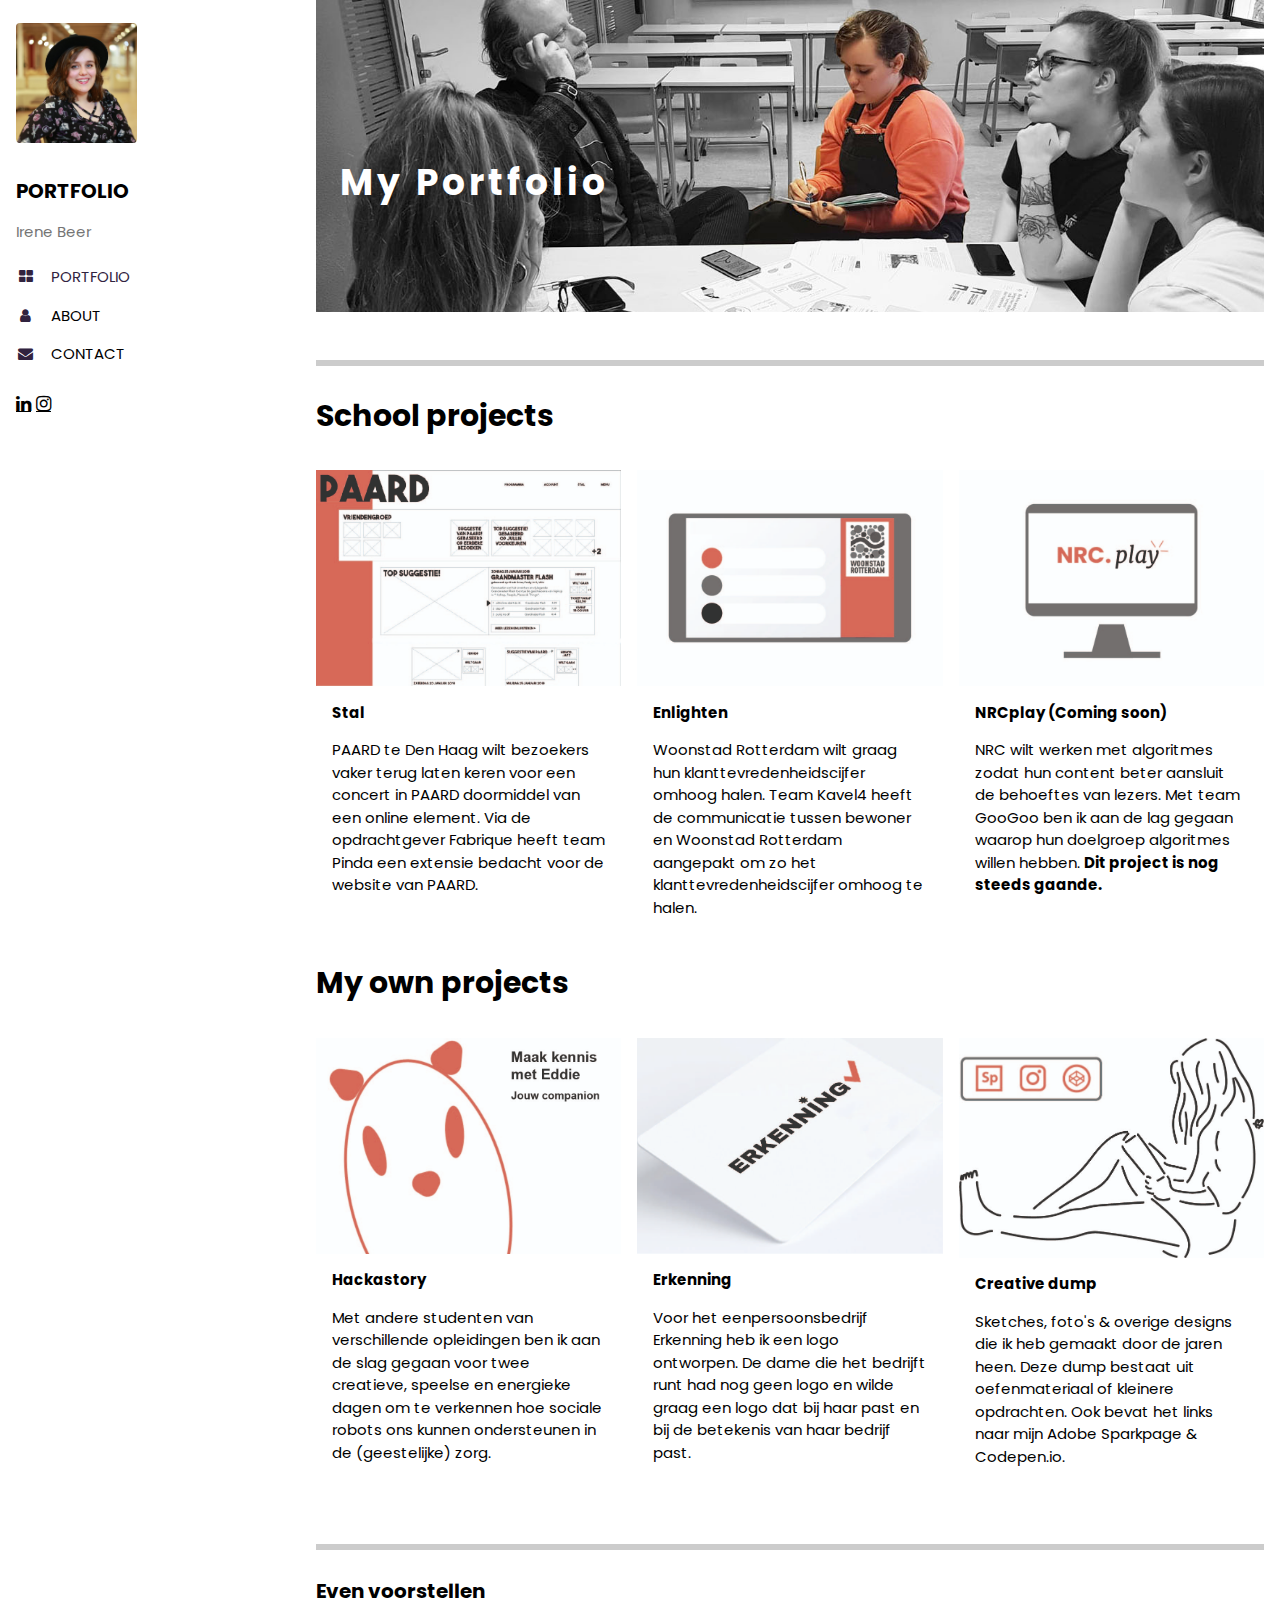
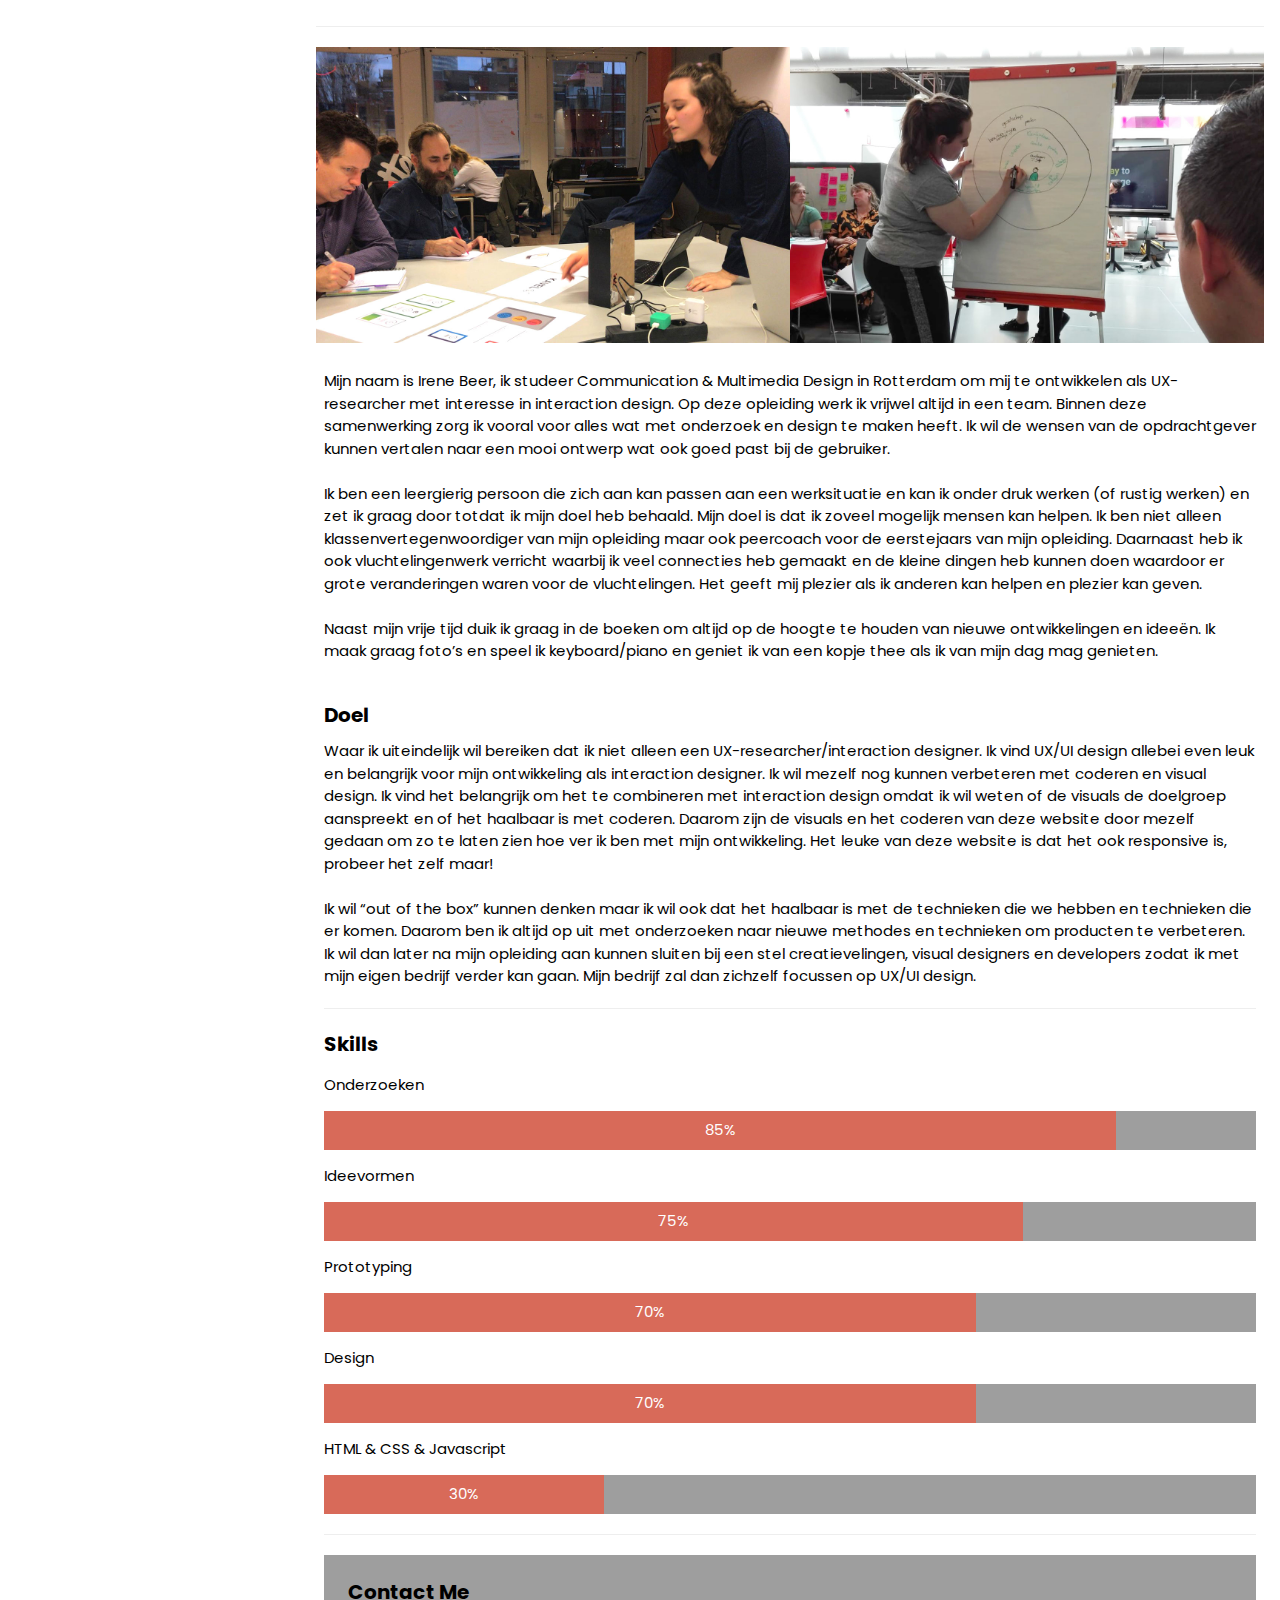
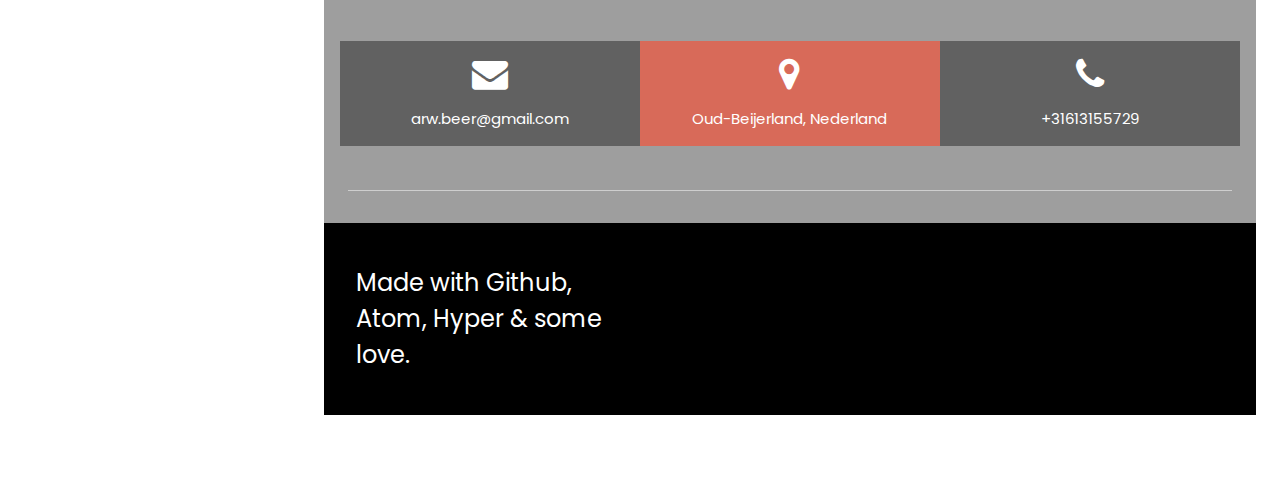
<file: index.html>
<!DOCTYPE html>
<html>
<title>Portfolio Irene Beer</title>
<meta charset="UTF-8">
<meta name="viewport" content="width=device-width, initial-scale=1">
<link rel="stylesheet" href="https://www.w3schools.com/w3css/4/w3.css">
<link rel="stylesheet" href="https://fonts.googleapis.com/css?family=Poppins">
<link rel="stylesheet" href="https://cdnjs.cloudflare.com/ajax/libs/font-awesome/4.7.0/css/font-awesome.min.css">
<link rel="stylesheet" href="style.css" type="text/css">
<script type="text/javascript" src="jsfile.js"></script>
<style>
body,h1,h2,h3,h4,h5,h6 {font-family: "Poppins", sans-serif}
</style>
<body class="w3-white w3-content" style="max-width:1600px">

<!-- Sidebar/menu -->
<nav class="w3-sidebar w3-collapse w3-white w3-animate-left" style="z-index:3;width:300px;" id="mySidebar"><br>
  <div class="w3-container">
    <a href="#" onclick="w3_close()" class="w3-hide-large w3-right w3-jumbo w3-padding w3-hover-grey" title="close menu">
      <i class="fa fa-remove"></i>
    </a>
    <img src="images\face_icon.jpg" id=face alt="A headshot of my face" title="This is me, myself and Irene." style="width:45%;" class="w3-round"><br><br>
    <h4><b>PORTFOLIO</b></h4>
    <p class="w3-text-grey">Irene Beer</p>
  </div>
  <div class="w3-bar-block">
    <a href="#portfolio" onclick="w3_close()" class="w3-bar-item w3-button w3-padding text-dark-purple"><i class="fa fa-th-large fa-fw w3-margin-right"></i>PORTFOLIO</a>
    <a href="#about" onclick="w3_close()" class="w3-bar-item w3-button w3-padding"><i class="fa fa-user fa-fw w3-margin-right text-dark-purple"></i>ABOUT</a>
    <a href="#contact" onclick="w3_close()" class="w3-bar-item w3-button w3-padding"><i class="fa fa-envelope fa-fw w3-margin-right text-dark-purple"></i>CONTACT</a>
  </div>
  <div class="w3-panel w3-large">

    <a href="https://www.linkedin.com/in/annemaria-beer-679135105/" target="_blank"<i class="fa fa-linkedin w3-hover-opacity"></i> </a>
    <a href="https://www.instagram.com/arwkuma/" target="_blank"<i class="fa fa-instagram w3-hover-opacity"></i></a>

  </div>
</nav>

<!-- Overlay effect when opening sidebar on small screens -->
<div class="w3-overlay w3-hide-large w3-animate-opacity" onclick="w3_close()" style="cursor:pointer" title="close side menu" id="myOverlay"></div>

<!-- !PAGE CONTENT! -->
<div class="w3-main" style="margin-left:300px">

  <!-- Header -->
  <header id="portfolio">
    <a href="#"><img src="images\face_icon.jpg" id=face alt="A headshot of my face" title="This is me, myself and Irene." style="width:65px;" class="w3-circle w3-right w3-margin w3-hide-large w3-hover-opacity"></a>
    <span class="w3-button w3-hide-large w3-xxlarge w3-hover-text-grey" onclick="w3_open()"><i class="fa fa-bars"></i></span>
    <div class="w3-container">

    <!-- Banner -->

    <!-- w3-content defines a container for fixed size centered content,
    and is wrapped around the whole page content, except for the footer in this example -->
    <div class="w3-content" style="max-width:1600px">

      <!-- Image header -->
      <header class="w3-display-container w3-wide">
      <img src="images\banner.jpg" style="width:100%" >
        <div class="w3-display-left w3-padding-large">
          <h1 class="w3-xxlarge w3-text-white"><b>My Portfolio</b></h1>
        </div>

      <div class="w3-section w3-bottombar w3-padding-16">

      </div>
    </div>
  </header>

  <span class="w3-margin-right"> <div class="w3-container"> <h2><b>School projects</b></h2>
    </div>
  </span>

  <!-- First Photo Grid-->
  <div class="w3-row-padding">
    <div class="w3-third w3-container w3-margin-bottom">
      <a href="casus_stal.html">
      <img src="images/casus_stal.jpg" alt="Stal" style="width:100%" class="w3-hover-opacity"> </a>
      <div class="w3-container w3-white">
        <p><b>Stal</b></p>
        <p>PAARD te Den Haag wilt bezoekers vaker terug laten keren voor een concert in PAARD doormiddel van een online element. Via de opdrachtgever Fabrique heeft team Pinda een extensie bedacht voor de website van PAARD.</p>
      </div>
    </div>
    <div class="w3-third w3-container w3-margin-bottom">
      <a href="casus_enlighten.html">
      <img src="images/casus_enlighten.jpg" alt="Enlighten" style="width:100%" class="w3-hover-opacity"> </a>
      <div class="w3-container w3-white">
        <p><b>Enlighten</b></p>
        <p>Woonstad Rotterdam wilt graag hun klanttevredenheidscijfer omhoog halen. Team Kavel4 heeft de communicatie tussen bewoner en Woonstad Rotterdam aangepakt om zo het klanttevredenheidscijfer omhoog te halen.</p>
      </div>
    </div>
    <div class="w3-third w3-container">

      <img src="images/casus_nrcplay.jpg" alt="NRCplay." style="width:100%" class="w3-hover-opacity">
      <div class="w3-container w3-white">
        <p><b>NRCplay (Coming soon)</b></p>
        <p>NRC wilt werken met algoritmes zodat hun content beter aansluit de behoeftes van lezers. Met team GooGoo ben ik aan de lag gegaan waarop hun doelgroep algoritmes willen hebben. <b>Dit project is nog steeds gaande.</b></p>
      </div>
    </div>
  </div>

      <span class="w3-margin-right"> <div class="w3-container"> <h2><b>My own projects</b></h2>
    </div>
  </span>

  <!-- Second Photo Grid-->


  <div class="w3-row-padding">
    <div class="w3-third w3-container w3-margin-bottom">
      <a href="casus_hackastory.html">
      <img src="images/casus_hackastory.jpg" alt="Hackastory" style="width:100%" class="w3-hover-opacity"> </a>
      <div class="w3-container w3-white">
        <p><b>Hackastory</b></p>
        <p>Met andere studenten van verschillende opleidingen ben ik aan de slag gegaan voor twee creatieve, speelse en energieke dagen om te verkennen hoe sociale robots ons kunnen ondersteunen in de (geestelijke) zorg.</p>
      </div>
    </div>
    <div class="w3-third w3-container w3-margin-bottom">
      <a href="casus_erkenning.html">
      <img src="images/casus_erkenning.jpg" alt="Erkenning" style="width:100%" class="w3-hover-opacity"> </a>
      <div class="w3-container w3-white">
        <p><b>Erkenning</b></p>
        <p>Voor het eenpersoonsbedrijf Erkenning heb ik een logo ontworpen. De dame die het bedrijft runt had nog geen logo en wilde graag een logo dat bij haar past en bij de betekenis van haar bedrijf past.</b></p>
      </div>
    </div>
    <div class="w3-third w3-container">
      <a href="casus_creative_dump.html">
      <img src="images/casus_creative_dump.jpg" alt="Design dump" style="width:100%" class="w3-hover-opacity"> </a>
      <div class="w3-container w3-white">
        <p><b>Creative dump</b></p>
        <p>Sketches, foto's & overige designs die ik heb gemaakt door de jaren heen. Deze dump bestaat uit oefenmateriaal of kleinere opdrachten. Ook bevat het links naar mijn Adobe Sparkpage & Codepen.io.</b></p>
      </div>
    </div>
  </div>
    <div class="w3-container">
      <div class="w3-section w3-bottombar w3-padding-16">

      </div>
    </div>

  <!-- Images of Me -->
  <span class="w3-margin-right"> <div class="w3-container" id="about">
    <h4><b>Even voorstellen</b></h4> <hr>
    <div class="w3-col m6">
      <img src="images\about_me.jpg" alt="Me" style="width:100%">
    </div>
    <div class="w3-col m6">
      <img src="images\about_me2.jpg" alt="Myself" style="width:100%">
    </div>
  </div>

  <div class="w3-container w3-padding-large" style="margin-bottom:32px">
    <p>  Mijn naam is Irene Beer, ik studeer Communication & Multimedia Design in Rotterdam om mij te ontwikkelen als UX-researcher met interesse in interaction design. Op deze opleiding werk ik vrijwel altijd in een team. Binnen deze samenwerking zorg ik vooral voor alles wat met onderzoek en design te maken heeft. Ik wil de wensen van de opdrachtgever kunnen vertalen naar een mooi ontwerp wat ook goed past bij de gebruiker.<br /><br />
      Ik ben een leergierig persoon die zich aan kan passen aan een werksituatie en kan ik onder druk werken (of rustig werken) en zet ik graag door totdat ik mijn doel heb behaald. Mijn doel is dat ik zoveel mogelijk mensen kan helpen. Ik ben niet alleen klassenvertegenwoordiger van mijn opleiding maar ook peercoach voor de eerstejaars van mijn opleiding. Daarnaast heb ik ook vluchtelingenwerk verricht waarbij ik veel connecties heb gemaakt en de kleine dingen heb kunnen doen waardoor er grote veranderingen waren voor de vluchtelingen. Het geeft mij plezier als ik anderen kan helpen en plezier kan geven.<br /><br />
      Naast mijn vrije tijd duik ik graag in de boeken om altijd op de hoogte te houden van nieuwe ontwikkelingen en ideeën. Ik maak graag foto’s en speel ik keyboard/piano en geniet ik van een kopje thee als ik van mijn dag mag genieten.
      <br /><br />
      <h4><b>Doel</b></h4>
      Waar ik uiteindelijk wil bereiken dat ik niet alleen een UX-researcher/interaction designer. Ik vind UX/UI design allebei even leuk en belangrijk voor mijn ontwikkeling als interaction designer. Ik wil mezelf nog kunnen verbeteren met coderen en visual design. Ik vind het belangrijk om het te combineren met interaction design omdat ik wil weten of de visuals de doelgroep aanspreekt en of het haalbaar is met coderen. Daarom zijn de visuals en het coderen van deze website door mezelf gedaan om zo te laten zien hoe ver ik ben met mijn ontwikkeling. Het leuke van deze website is dat het ook responsive is, probeer het zelf maar!
      <br /> <br/>
      Ik wil “out of the box” kunnen denken maar ik wil ook dat het haalbaar is met de technieken die we hebben en technieken die er komen. Daarom ben ik altijd op uit met onderzoeken naar nieuwe methodes en technieken om producten te verbeteren. Ik wil dan later na mijn opleiding aan kunnen sluiten bij een stel creatievelingen, visual designers en developers zodat ik met mijn eigen bedrijf verder kan gaan. Mijn bedrijf zal dan zichzelf focussen op UX/UI design. </p>
      <hr>

    <h4><b>Skills</b></h4>
    <!-- Progress bars / Skills -->
    <p>Onderzoeken</p>
    <div class="w3-grey">
      <div class="w3-container coral w3-padding w3-center" style="width:85%">85%</div>
    </div>
    <p>Ideevormen</p>
    <div class="w3-grey">
      <div class="w3-container coral w3-padding w3-center" style="width:75%">75%</div>
    </div>
    <p>Prototyping</p>
    <div class="w3-grey">
      <div class="w3-container coral w3-padding w3-center" style="width:70%">70%</div>
    </div>
    <p>Design</p>
    <div class="w3-grey">
      <div class="w3-container coral w3-padding w3-center" style="width:70%">70%</div>
    </div>
    <p>HTML & CSS & Javascript</p>
    <div class="w3-grey">
      <div class="w3-container coral w3-padding w3-center" style="width:30%">30%</div>
    </div>
    <p>
    </p>
    <hr>

    <div class="w3-row-padding" style="margin:0 -16px">
    </div>

  <!-- Contact Section -->
  <div class="w3-container w3-padding-large w3-grey">
    <h4 id="contact"><b>Contact Me</b></h4>
    <div class="w3-row-padding w3-center w3-padding-24" style="margin:0 -16px">
      <div class="w3-third w3-dark-grey">
        <p><i class="fa fa-envelope w3-xxlarge w3-text-white"></i></p>
        <p>arw.beer@gmail.com</p>
      </div>
      <div class="w3-third coral">
        <p><i class="fa fa-map-marker w3-xxlarge w3-text-white"></i></p>
        <p>Oud-Beijerland, Nederland</p>
      </div>
      <div class="w3-third w3-dark-grey">
        <p><i class="fa fa-phone w3-xxlarge w3-text-white"></i></p>
        <p>+31613155729</p>
      </div>
    </div>
    <hr class="w3-opacity">

  </div>

  <!-- Footer -->
  <footer class="w3-container w3-padding-32 w3-black">
  <div class="w3-row-padding">
    <div class="w3-third">
      <h3>Made with Github, Atom, Hyper & some love.</h3>
    </div>
  </div>
  </footer>

<!-- End page content -->
</div>

</body>
</html>
</file>
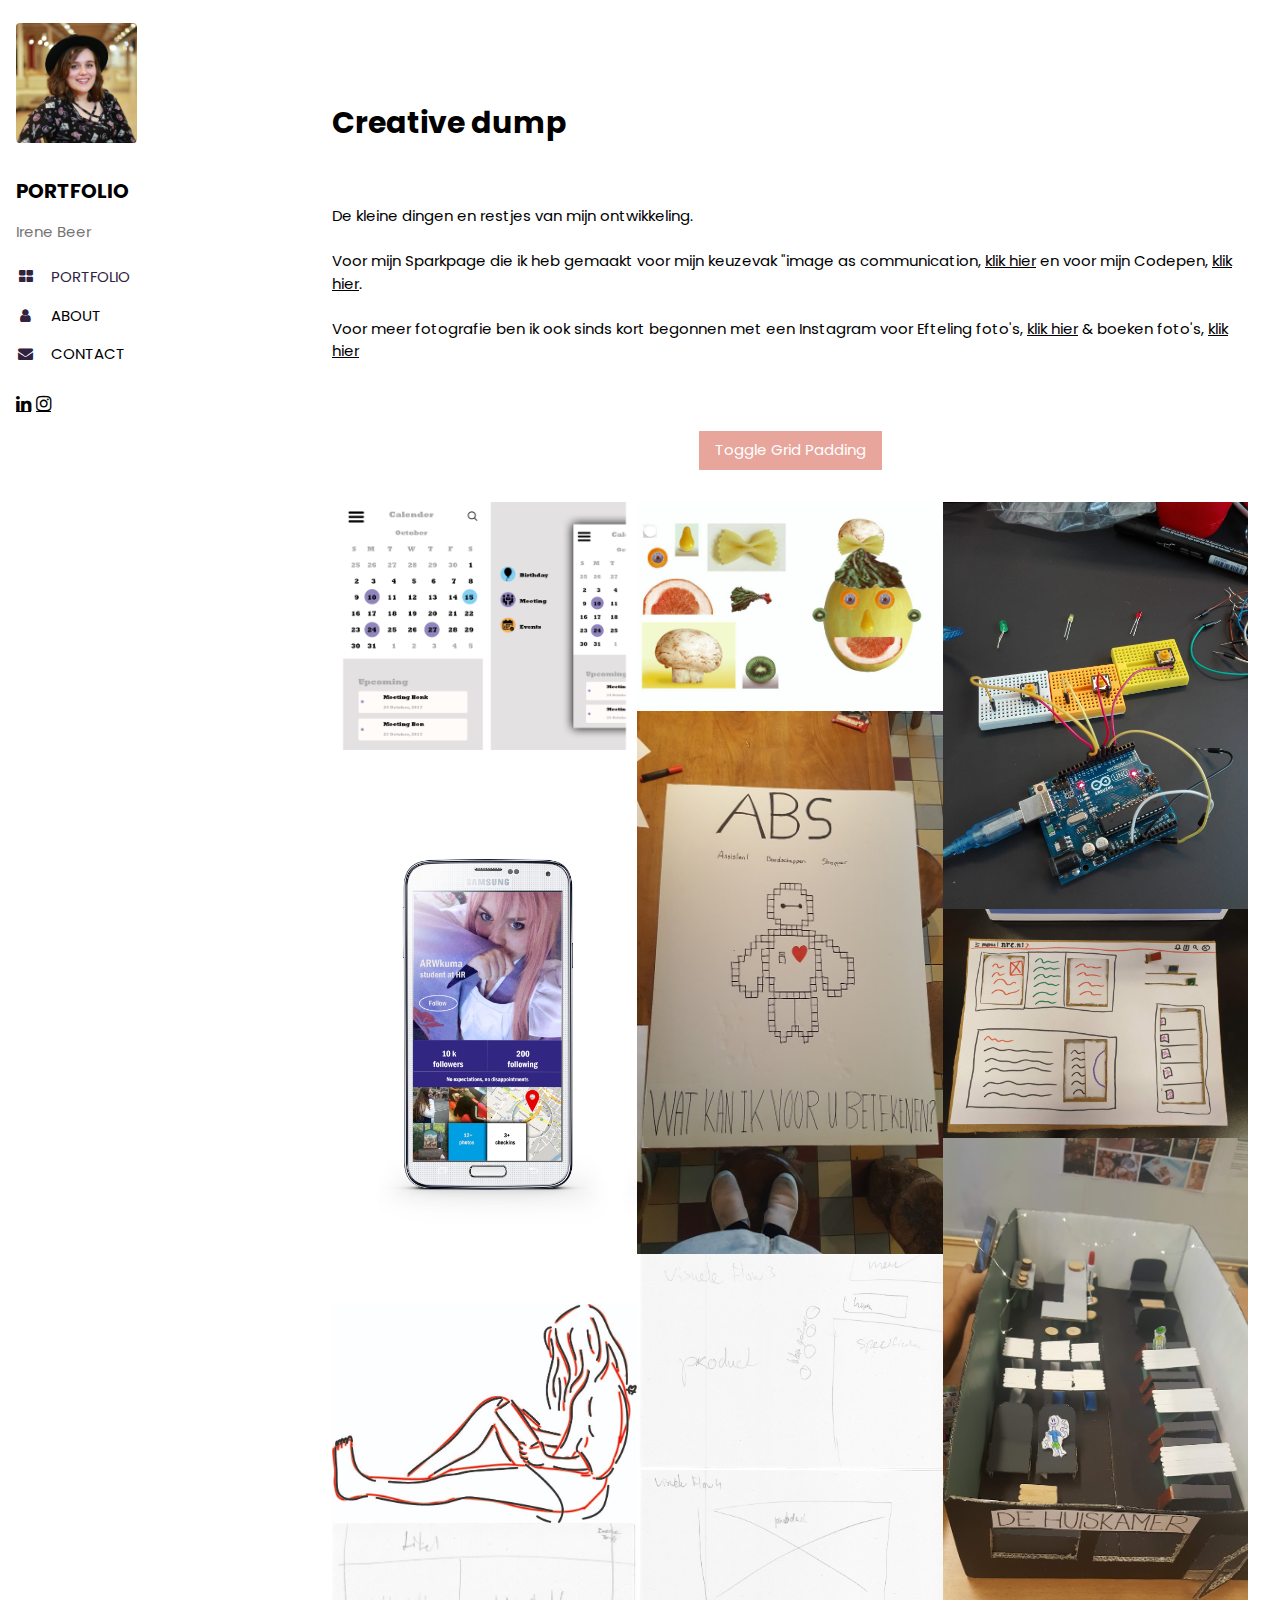
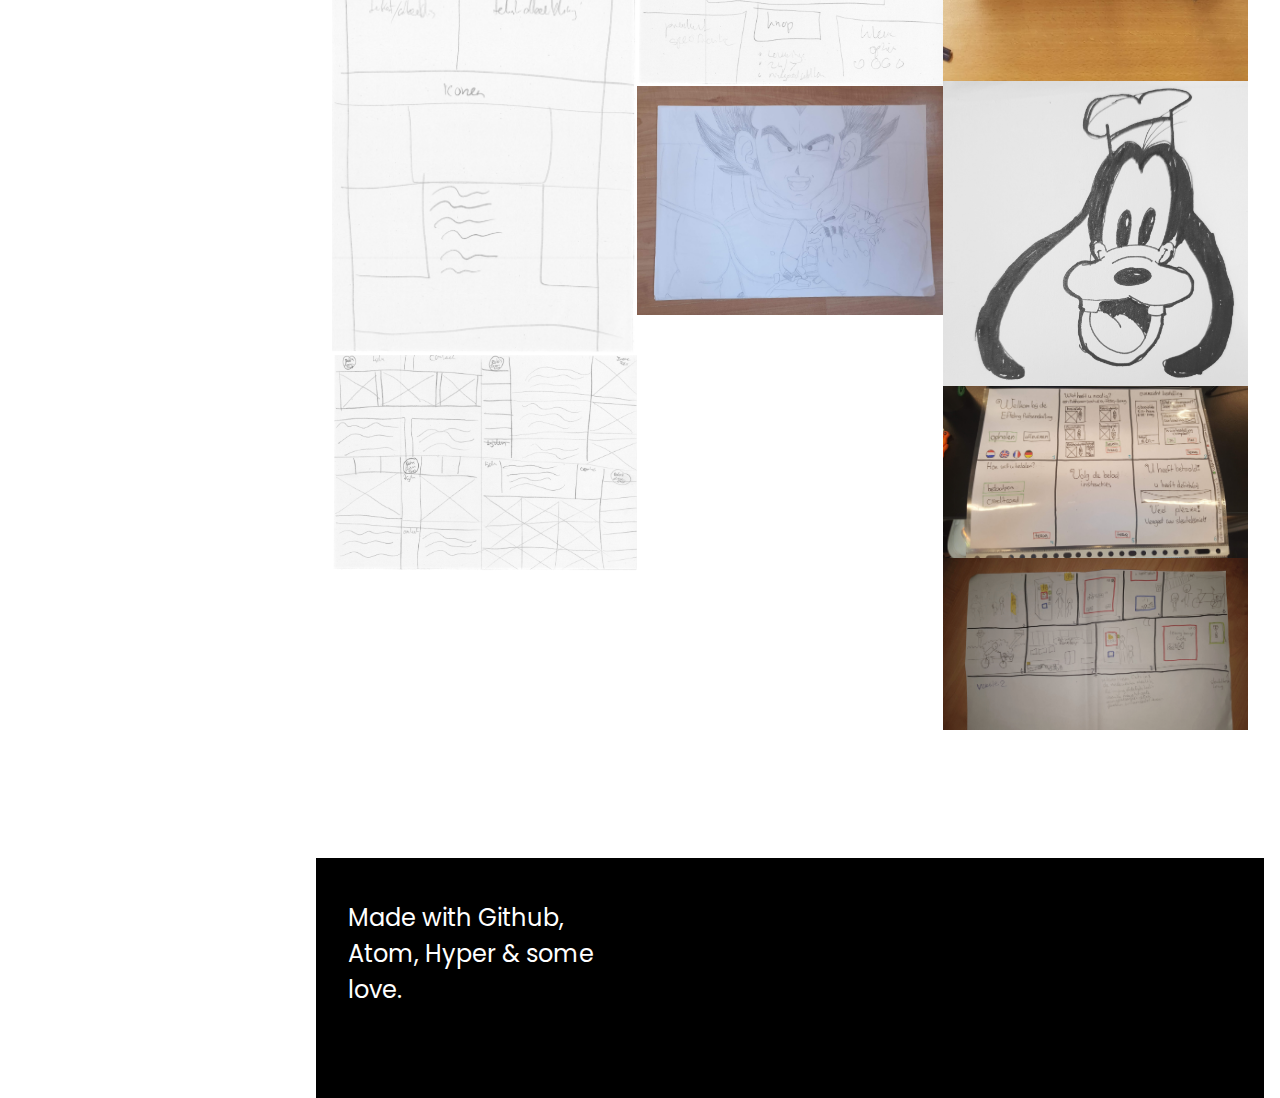
<file: casus_creative_dump.html>
<!DOCTYPE html>
<html>
<title>Portfolio Irene Beer</title>
<meta charset="UTF-8">
<meta name="viewport" content="width=device-width, initial-scale=1">
<link rel="stylesheet" href="https://www.w3schools.com/w3css/4/w3.css">
<link rel="stylesheet" href="https://fonts.googleapis.com/css?family=Poppins">
<link rel="stylesheet" href="https://cdnjs.cloudflare.com/ajax/libs/font-awesome/4.7.0/css/font-awesome.min.css">
<link rel="stylesheet" href="style.css" type="text/css">
<script type="text/javascript" src="jsfile.js"></script>
<style>
body,h1,h2,h3,h4,h5,h6 {font-family: "Poppins", sans-serif}
</style>
<body class="w3-white w3-content" style="max-width:1600px">

<!-- Sidebar/menu -->
<nav class="w3-sidebar w3-collapse w3-white w3-animate-left" style="z-index:3;width:300px;" id="mySidebar"><br>
  <div class="w3-container">
    <a href="#" onclick="w3_close()" class="w3-hide-large w3-right w3-jumbo w3-padding w3-hover-grey" title="close menu">
      <i class="fa fa-remove"></i>
    </a>
    <img src="images\face_icon.jpg" id=face alt="A headshot of my face" title="This is me, myself and Irene." style="width:45%;" class="w3-round"><br><br>
    <h4><b>PORTFOLIO</b></h4>
    <p class="w3-text-grey">Irene Beer</p>
  </div>
  <div class="w3-bar-block">
    <a href="https://arwkuma.github.io/portfolio/#portfolio" onclick="w3_close()" class="w3-bar-item w3-button w3-padding text-dark-purple"><i class="fa fa-th-large fa-fw w3-margin-right"></i>PORTFOLIO</a>
    <a href="https://arwkuma.github.io/portfolio/#about" onclick="w3_close()" class="w3-bar-item w3-button w3-padding"><i class="fa fa-user fa-fw w3-margin-right text-dark-purple"></i>ABOUT</a>
    <a href="https://arwkuma.github.io/portfolio/#contact" onclick="w3_close()" class="w3-bar-item w3-button w3-padding"><i class="fa fa-envelope fa-fw w3-margin-right text-dark-purple"></i>CONTACT</a>
  </div>
  <div class="w3-panel w3-large">

    <a href="https://www.linkedin.com/in/annemaria-beer-679135105/" target="_blank"<i class="fa fa-linkedin w3-hover-opacity"></i> </a>
    <a href="https://www.instagram.com/arwkuma/" target="_blank"<i class="fa fa-instagram w3-hover-opacity"></i></a>

  </div>
</nav>

<!-- Overlay effect when opening sidebar on small screens -->
<div class="w3-overlay w3-hide-large w3-animate-opacity" onclick="w3_close()" style="cursor:pointer" title="close side menu" id="myOverlay"></div>

<!-- !PAGE CONTENT! -->
<div class="w3-main" style="margin-left:300px">

  <!-- Header -->
  <header id="portfolio">
    <a href="#"><img src="images\face_icon.jpg" id=face alt="A headshot of my face" title="This is me, myself and Irene." style="width:65px;" class="w3-circle w3-right w3-margin w3-hide-large w3-hover-opacity"></a>
    <span class="w3-button w3-hide-large w3-xxlarge w3-hover-text-grey" onclick="w3_open()"><i class="fa fa-bars"></i></span>
    <div class="w3-container">

      <!-- Slideshow Header -->
      <div class="w3-container">
        <h2 class="w3-text-black"><br /><br /><b>Creative dump</b></h2>

        <p> <br /><br /> De kleine dingen en restjes van mijn ontwikkeling.   <br /><br />
          Voor mijn Sparkpage die ik heb gemaakt voor mijn keuzevak "image as communication, <a href="https://spark.adobe.com/page/1n801nC6JtAm3/" target="_blank">klik hier</a> en voor mijn Codepen, <a href="https://codepen.io/arwkuma/" target="_blank">klik hier</a>.
          <br /><br />
          Voor meer fotografie ben ik ook sinds kort begonnen met een Instagram voor Efteling foto's, <a href="https://www.instagram.com/eftelbeer/" target="_blank">klik hier</a> & boeken foto's, <a href="https://www.instagram.com/boekenbeer/" target="_blank">klik hier</a>
          <br /><br /></p>


        <!-- Header -->
        <div class="w3-opacity">
        <div class="w3-clear"></div>
        <header class="w3-center w3-margin-bottom">

          <p class="w3-padding-16"><button class="w3-button coral" onclick="myFunction()">Toggle Grid Padding</button></p>
        </header>
        </div>

        <!-- Photo Grid -->
        <div class="w3-row" id="myGrid" style="margin-bottom:128px">
          <div class="w3-third">
            <img src="images/0915707_Irene Beer_home_week-4.jpg" style="width:100%">
            <img src="images/0915707_Irene Beer_home_week-5.jpg" style="width:100%">
            <img src="images/Illustrator_schets_insta.jpg" style="width:100%">
            <img src="images/schets3.jpg" style="width:100%">
            <img src="images/schets4.jpg" style="width:100%">
          </div>

          <div class="w3-third">
            <img src="images/tante leen.jpg" style="width:100%">
            <img src="images/abs_conceptposter.jpg" style="width:100%">
            <img src="images/schets8.jpg" style="width:100%">
            <img src="images/schets9.jpg" style="width:100%">
            <img src="images/schets_vegeta.jpg" style="width:100%">
          </div>

          <div class="w3-third">
            <img src="images/Arduino.jpg" style="width:100%">
            <img src="images/paper_prototype_vandaag_kies_ik.jpg" style="width:100%">
            <img src="images/prototype_huiskamer.jpg" style="width:100%">
            <img src="images/goofy.jpg" style="width:100%">
            <img src="images/schets15.jpg" style="width:100%">
            <img src="images/schets19.jpg" style="width:100%">
          </div>
        </div>

        <!-- End Page Content -->
        </div>

  <!-- Footer -->
  <footer class="w3-container w3-padding-32 w3-black">
  <div class="w3-row-padding ">
    <div class="w3-third">
      <h3>Made with Github, Atom, Hyper & some love.</h3>
    </div>

  </div>
  </footer>

  <div class="w3-black w3-center w3-padding-24"></div>

<!-- End page content -->
</div>

<script>
// Toggle grid padding
function myFunction() {
  var x = document.getElementById("myGrid");
  if (x.className === "w3-row") {
    x.className = "w3-row-padding";
  } else {
    x.className = x.className.replace("w3-row-padding", "w3-row");
  }
}
</script>

</body>
</html>
</file>
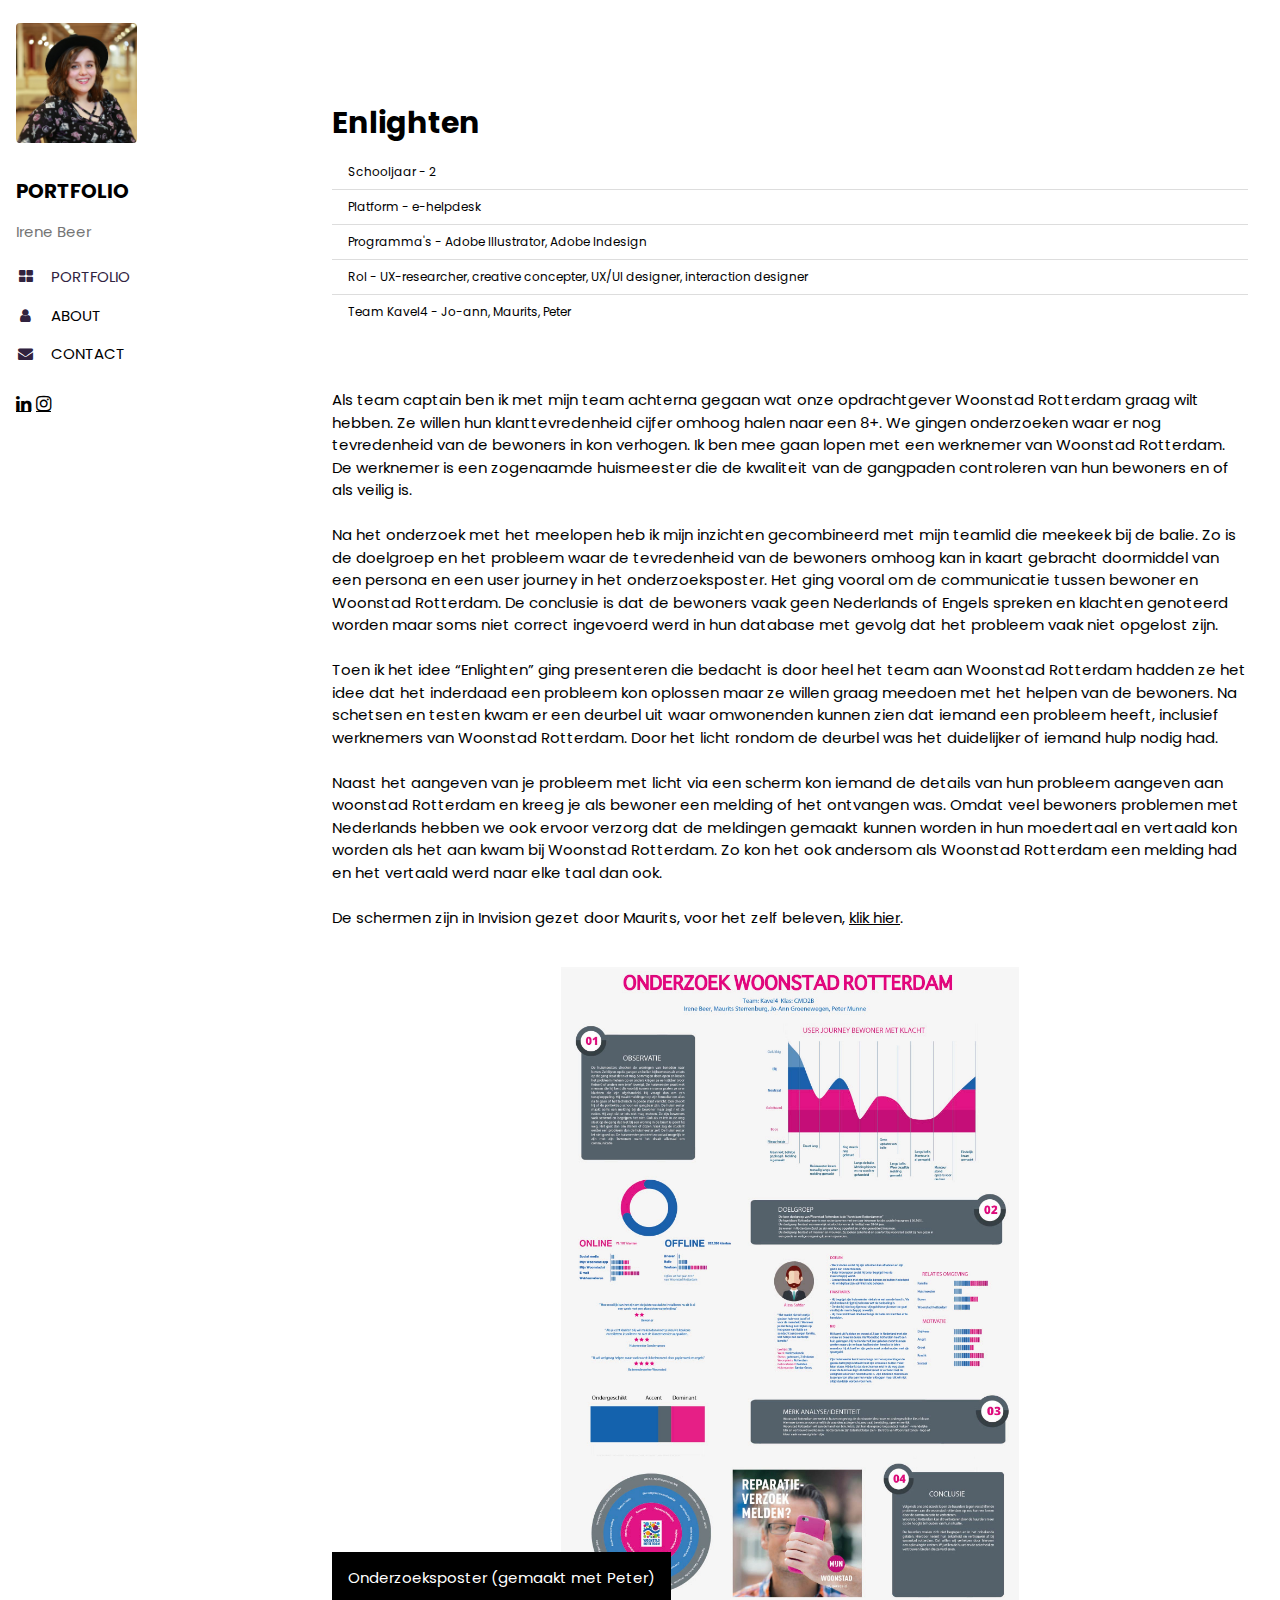
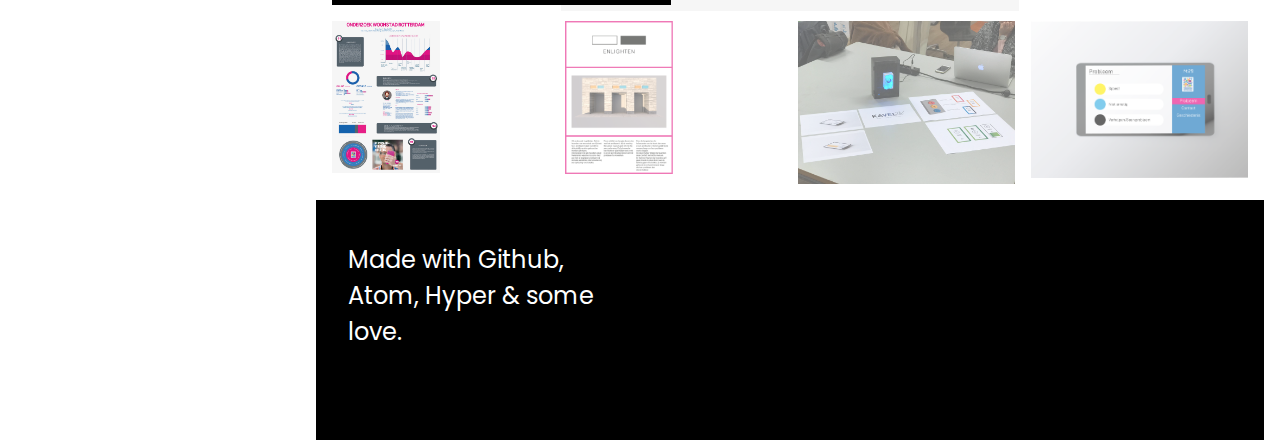
<file: casus_enlighten.html>
<!DOCTYPE html>
<html>
<title>Portfolio Irene Beer</title>
<meta charset="UTF-8">
<meta name="viewport" content="width=device-width, initial-scale=1">
<link rel="stylesheet" href="https://www.w3schools.com/w3css/4/w3.css">
<link rel="stylesheet" href="https://fonts.googleapis.com/css?family=Poppins">
<link rel="stylesheet" href="https://cdnjs.cloudflare.com/ajax/libs/font-awesome/4.7.0/css/font-awesome.min.css">
<link rel="stylesheet" href="style.css" type="text/css">
<script type="text/javascript" src="jsfile.js"></script>
<style>
body,h1,h2,h3,h4,h5,h6 {font-family: "Poppins", sans-serif}
</style>
<body class="w3-white w3-content" style="max-width:1600px">

<!-- Sidebar/menu -->
<nav class="w3-sidebar w3-collapse w3-white w3-animate-left" style="z-index:3;width:300px;" id="mySidebar"><br>
  <div class="w3-container">
    <a href="#" onclick="w3_close()" class="w3-hide-large w3-right w3-jumbo w3-padding w3-hover-grey" title="close menu">
      <i class="fa fa-remove"></i>
    </a>
    <img src="images\face_icon.jpg" id=face alt="A headshot of my face" title="This is me, myself and Irene." style="width:45%;" class="w3-round"><br><br>
    <h4><b>PORTFOLIO</b></h4>
    <p class="w3-text-grey">Irene Beer</p>
  </div>
  <div class="w3-bar-block">
    <a href="https://arwkuma.github.io/portfolio/#portfolio" onclick="w3_close()" class="w3-bar-item w3-button w3-padding text-dark-purple"><i class="fa fa-th-large fa-fw w3-margin-right"></i>PORTFOLIO</a>
    <a href="https://arwkuma.github.io/portfolio/#about" onclick="w3_close()" class="w3-bar-item w3-button w3-padding"><i class="fa fa-user fa-fw w3-margin-right text-dark-purple"></i>ABOUT</a>
    <a href="https://arwkuma.github.io/portfolio/#contact" onclick="w3_close()" class="w3-bar-item w3-button w3-padding"><i class="fa fa-envelope fa-fw w3-margin-right text-dark-purple"></i>CONTACT</a>
  </div>
  <div class="w3-panel w3-large">

    <a href="https://www.linkedin.com/in/annemaria-beer-679135105/" target="_blank"<i class="fa fa-linkedin w3-hover-opacity"></i> </a>
    <a href="https://www.instagram.com/arwkuma/" target="_blank"<i class="fa fa-instagram w3-hover-opacity"></i></a>

  </div>
</nav>

<!-- Overlay effect when opening sidebar on small screens -->
<div class="w3-overlay w3-hide-large w3-animate-opacity" onclick="w3_close()" style="cursor:pointer" title="close side menu" id="myOverlay"></div>

<!-- !PAGE CONTENT! -->
<div class="w3-main" style="margin-left:300px">

  <!-- Header -->
  <header id="portfolio">
    <a href="#"><img src="images\face_icon.jpg" id=face alt="A headshot of my face" title="This is me, myself and Irene." style="width:65px;" class="w3-circle w3-right w3-margin w3-hide-large w3-hover-opacity"></a>
    <span class="w3-button w3-hide-large w3-xxlarge w3-hover-text-grey" onclick="w3_open()"><i class="fa fa-bars"></i></span>
    <div class="w3-container">

      <!-- Slideshow Header -->
      <div class="w3-container">
        <h2 class="w3-text-black"><br /><br /><b>Enlighten</b></h2>

        <ul class="w3-ul w3-small">
          <li>Schooljaar  - 2</li>
          <li>Platform    - e-helpdesk</li>
          <li>Programma's - Adobe Illustrator, Adobe Indesign</li>
          <li>Rol         - UX-researcher, creative concepter, UX/UI designer, interaction designer </li>
          <li>Team Kavel4 - Jo-ann, Maurits, Peter</li>
        </ul>

        <p> <br /><br />
          Als team captain ben ik met mijn team achterna gegaan wat onze opdrachtgever Woonstad Rotterdam graag wilt hebben. Ze willen hun klanttevredenheid cijfer omhoog halen naar een 8+. We gingen onderzoeken waar er nog tevredenheid van de bewoners in kon verhogen. Ik ben mee gaan lopen met een werknemer van Woonstad Rotterdam. De werknemer is een zogenaamde huismeester die de kwaliteit van de gangpaden controleren van hun bewoners en of als veilig is.
          <br /><br />
          Na het onderzoek met het meelopen heb ik mijn inzichten gecombineerd met mijn teamlid die meekeek bij de balie. Zo is de doelgroep en het probleem waar de tevredenheid van de bewoners omhoog kan in kaart gebracht doormiddel van een persona en een user journey in het onderzoeksposter. Het ging vooral om de communicatie tussen bewoner en Woonstad Rotterdam. De conclusie is dat de bewoners vaak geen Nederlands of Engels spreken en klachten genoteerd worden maar soms niet correct ingevoerd werd in hun database met gevolg dat het probleem vaak niet opgelost zijn.
          <br /><br />
          Toen ik het idee “Enlighten” ging presenteren die bedacht is door heel het team aan Woonstad Rotterdam hadden ze het idee dat het inderdaad een probleem kon oplossen maar ze willen graag meedoen met het helpen van de bewoners. Na schetsen en testen kwam er een deurbel uit waar omwonenden kunnen zien dat iemand een probleem heeft, inclusief werknemers van Woonstad Rotterdam. Door het licht rondom de deurbel was het duidelijker of iemand hulp nodig had.
          <br /><br />
          Naast het aangeven van je probleem met licht via een scherm kon iemand de details van hun probleem aangeven aan woonstad Rotterdam en kreeg je als bewoner een melding of het ontvangen was. Omdat veel bewoners problemen met Nederlands hebben we ook ervoor verzorg dat de meldingen gemaakt kunnen worden in hun moedertaal en vertaald kon worden als het aan kwam bij Woonstad Rotterdam. Zo kon het ook andersom als Woonstad Rotterdam een melding had en het vertaald werd naar elke taal dan ook.
          <br /><br />
          De schermen zijn in Invision gezet door Maurits, voor het zelf beleven, <a href="https://invis.io/7DQ15NBMF5A#/341506141_Eind-01" target="_blank">klik hier</a>.
        <br /><br /></p>

        <div class="w3-display-container w3-center mySlides">
        <img src="images\Enlighten_onderzoeksposter.jpg" style="width:50%;margin-bottom:-6px">
          <div class="w3-display-bottomleft w3-container w3-black">
            <p>Onderzoeksposter (gemaakt met Peter)</p>
          </div>
        </div>
        <div class="w3-display-container w3-center mySlides">
        <img src="images\Enlighten_conceptposter.png" style="width:50%;margin-bottom:-6px">
          <div class="w3-display-bottomleft w3-container w3-black">
            <p>Conceptposter (gemaakt met Maurits)</p>
          </div>
        </div>
        <div class="w3-display-container mySlides">
        <img src="images\Enlighten_presentatie.jpg" style="width:100%;margin-bottom:-6px">
          <div class="w3-display-bottomleft w3-container w3-black">
            <p>Presentatie (gemaakt met Maurits en Peter)</p>
          </div>
        </div>
        <div class="w3-display-container mySlides">
        <img src="images\Enlighten_prototype.png" style="width:100%;margin-bottom:-6px">
          <div class="w3-display-bottomleft w3-container w3-black">
            <p>Prototype e-hulpdesk scherm (gemaakt door Maurits) </p>
          </div>
        </div>
      </div>

    <!-- !Menu options! -->

      <div class="w3-row-padding w3-section">
        <div class="w3-col s3">
          <img class="demo w3-opacity w3-hover-opacity-off"
          src="images\Enlighten_onderzoeksposter.jpg" style="width:50%;cursor:pointer" onclick="currentDiv(1)" title="Onderzoeksposter">
        </div>
        <div class="w3-col s3">
          <img class="demo w3-opacity w3-hover-opacity-off"
          src="images\Enlighten_conceptposter.png" style="width:50%;cursor:pointer" onclick="currentDiv(2)" title="Conceptposter">
        </div>
        <div class="w3-col s3">
          <img class="demo w3-opacity w3-hover-opacity-off"
          src="images\Enlighten_presentatie.jpg" style="width:100%;cursor:pointer" onclick="currentDiv(3)" title="Presentatie">
        </div>
        <div class="w3-col s3">
          <img class="demo w3-opacity w3-hover-opacity-off"
          src="images\Enlighten_prototype.png" style="width:100%;cursor:pointer" onclick="currentDiv(4)" title="Prototype">
        </div>
      </div>

  <!-- Footer -->
  <footer class="w3-container w3-padding-32 w3-black">
  <div class="w3-row-padding ">
    <div class="w3-third">
      <h3>Made with Github, Atom, Hyper & some love.</h3>
    </div>
  </div>
  </footer>

  <div class="w3-black w3-center w3-padding-24"></div>

<!-- End page content -->
</div>

<script>
// Script to open and close sidebar when on tablets and phones
function w3_open() {
  document.getElementById("mySidebar").style.display = "block";
  document.getElementById("myOverlay").style.display = "block";
}

function w3_close() {
  document.getElementById("mySidebar").style.display = "none";
  document.getElementById("myOverlay").style.display = "none";
}

// Slideshow Apartment Images
var slideIndex = 1;
showDivs(slideIndex);

function plusDivs(n) {
  showDivs(slideIndex += n);
}

function currentDiv(n) {
  showDivs(slideIndex = n);
}

function showDivs(n) {
  var i;
  var x = document.getElementsByClassName("mySlides");
  var dots = document.getElementsByClassName("demo");
  if (n > x.length) {slideIndex = 1}
  if (n < 1) {slideIndex = x.length}
  for (i = 0; i < x.length; i++) {
    x[i].style.display = "none";
  }
  for (i = 0; i < dots.length; i++) {
    dots[i].className = dots[i].className.replace(" w3-opacity-off", "");
  }
  x[slideIndex-1].style.display = "block";
  dots[slideIndex-1].className += " w3-opacity-off";
}
</script>

</body>
</html>
</file>
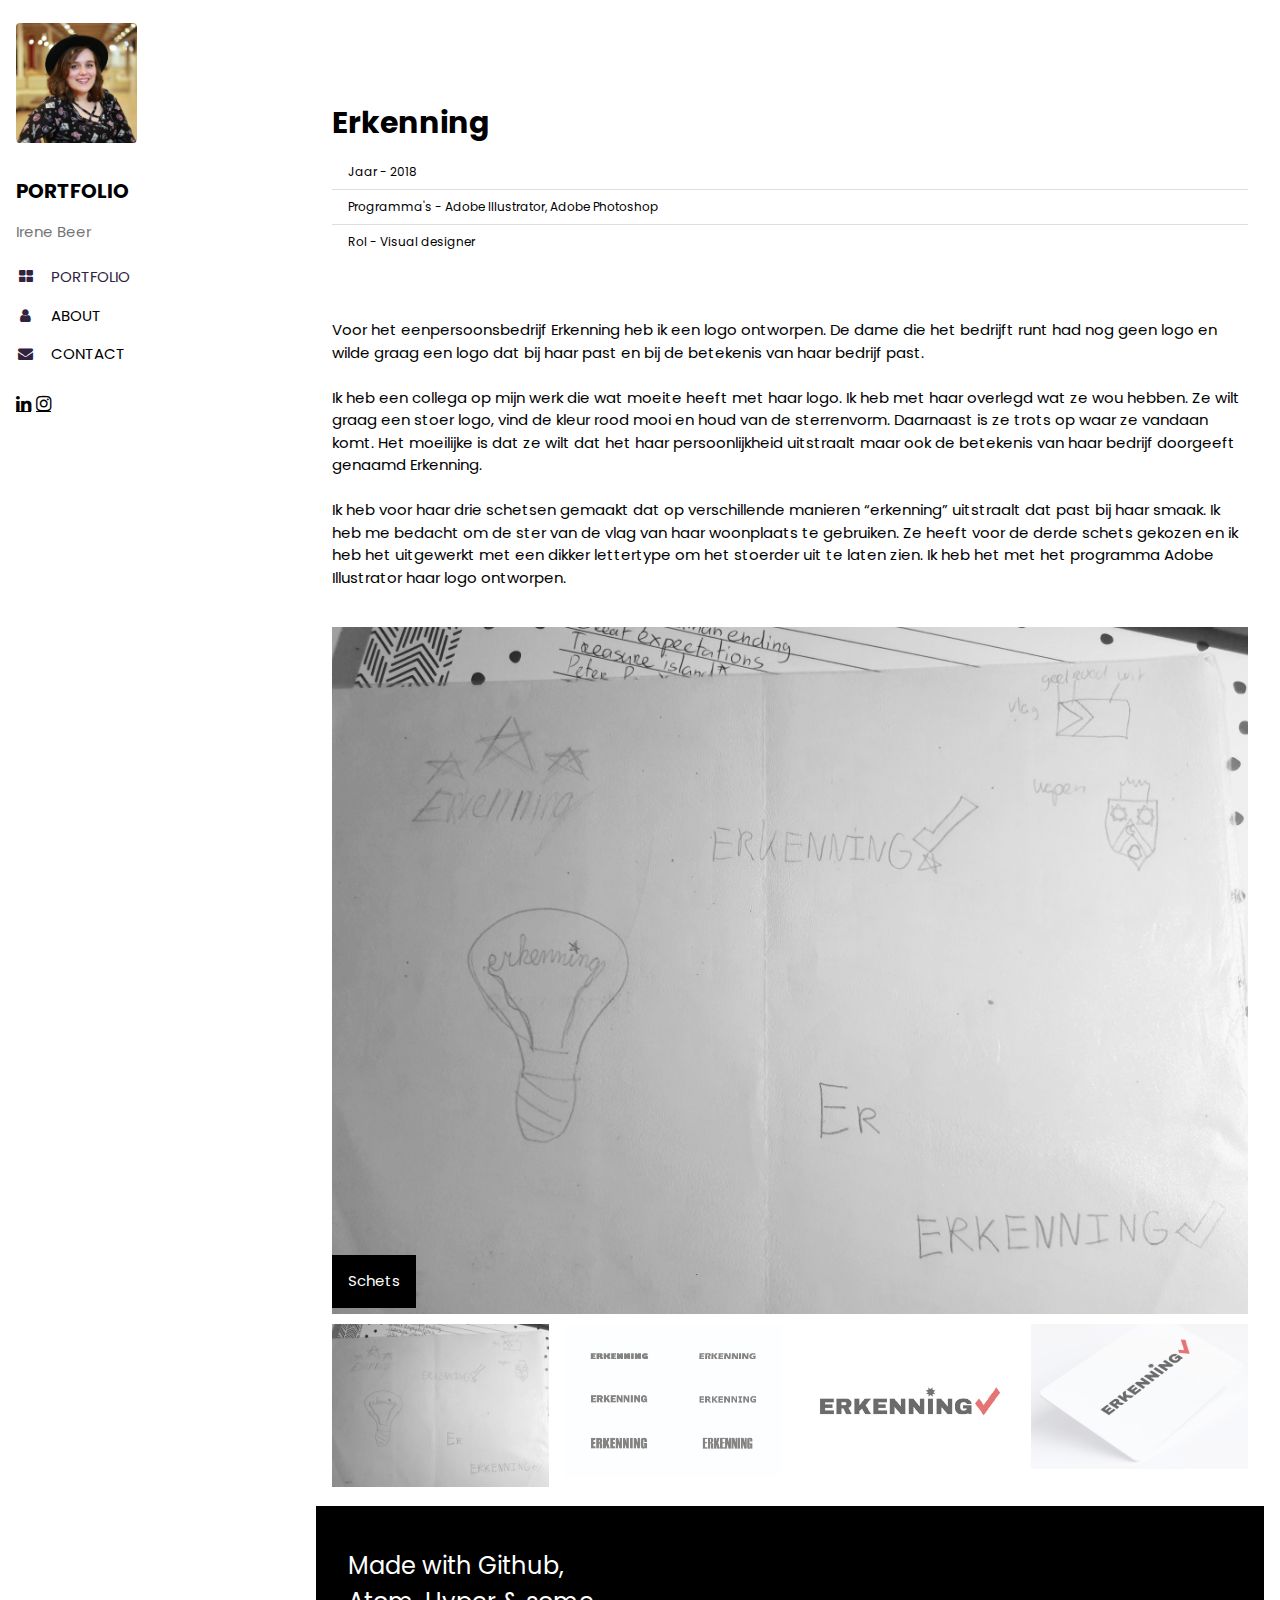
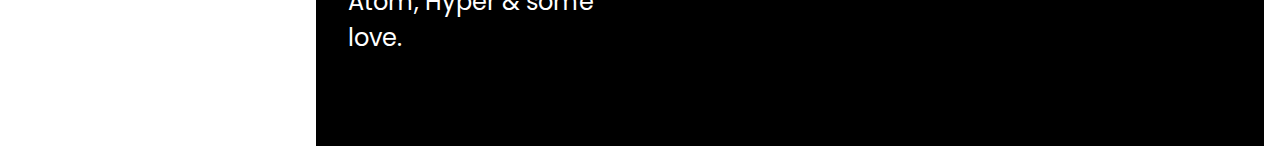
<file: casus_erkenning.html>
<!DOCTYPE html>
<html>
<title>Portfolio Irene Beer</title>
<meta charset="UTF-8">
<meta name="viewport" content="width=device-width, initial-scale=1">
<link rel="stylesheet" href="https://www.w3schools.com/w3css/4/w3.css">
<link rel="stylesheet" href="https://fonts.googleapis.com/css?family=Poppins">
<link rel="stylesheet" href="https://cdnjs.cloudflare.com/ajax/libs/font-awesome/4.7.0/css/font-awesome.min.css">
<link rel="stylesheet" href="style.css" type="text/css">
<script type="text/javascript" src="jsfile.js"></script>
<style>
body,h1,h2,h3,h4,h5,h6 {font-family: "Poppins", sans-serif}
</style>
<body class="w3-white w3-content" style="max-width:1600px">

<!-- Sidebar/menu -->
<nav class="w3-sidebar w3-collapse w3-white w3-animate-left" style="z-index:3;width:300px;" id="mySidebar"><br>
  <div class="w3-container">
    <a href="#" onclick="w3_close()" class="w3-hide-large w3-right w3-jumbo w3-padding w3-hover-grey" title="close menu">
      <i class="fa fa-remove"></i>
    </a>
    <img src="images\face_icon.jpg" id=face alt="A headshot of my face" title="This is me, myself and Irene." style="width:45%;" class="w3-round"><br><br>
    <h4><b>PORTFOLIO</b></h4>
    <p class="w3-text-grey">Irene Beer</p>
  </div>
  <div class="w3-bar-block">
    <a href="https://arwkuma.github.io/portfolio/#portfolio" onclick="w3_close()" class="w3-bar-item w3-button w3-padding text-dark-purple"><i class="fa fa-th-large fa-fw w3-margin-right"></i>PORTFOLIO</a>
    <a href="https://arwkuma.github.io/portfolio/#about" onclick="w3_close()" class="w3-bar-item w3-button w3-padding"><i class="fa fa-user fa-fw w3-margin-right text-dark-purple"></i>ABOUT</a>
    <a href="https://arwkuma.github.io/portfolio/#contact" onclick="w3_close()" class="w3-bar-item w3-button w3-padding"><i class="fa fa-envelope fa-fw w3-margin-right text-dark-purple"></i>CONTACT</a>
  </div>
  <div class="w3-panel w3-large">

    <a href="https://www.linkedin.com/in/annemaria-beer-679135105/" target="_blank"<i class="fa fa-linkedin w3-hover-opacity"></i> </a>
    <a href="https://www.instagram.com/arwkuma/" target="_blank"<i class="fa fa-instagram w3-hover-opacity"></i></a>

  </div>
</nav>

<!-- Overlay effect when opening sidebar on small screens -->
<div class="w3-overlay w3-hide-large w3-animate-opacity" onclick="w3_close()" style="cursor:pointer" title="close side menu" id="myOverlay"></div>

<!-- !PAGE CONTENT! -->
<div class="w3-main" style="margin-left:300px">

  <!-- Header -->
  <header id="portfolio">
    <a href="#"><img src="images\face_icon.jpg" id=face alt="A headshot of my face" title="This is me, myself and Irene." style="width:65px;" class="w3-circle w3-right w3-margin w3-hide-large w3-hover-opacity"></a>
    <span class="w3-button w3-hide-large w3-xxlarge w3-hover-text-grey" onclick="w3_open()"><i class="fa fa-bars"></i></span>
    <div class="w3-container">

      <!-- Slideshow Header -->
      <div class="w3-container">
        <h2 class="w3-text-black"><br /><br /><b>Erkenning</b></h2>

        <ul class="w3-ul w3-small">
          <li>Jaar        - 2018</li>
          <li>Programma's - Adobe Illustrator, Adobe Photoshop</li>
          <li>Rol         - Visual designer </li>
        </ul>

        <p> <br /><br /> Voor het eenpersoonsbedrijf Erkenning heb ik een logo ontworpen. De dame die het bedrijft runt had nog geen logo en wilde graag een logo dat bij haar past en bij de betekenis van haar bedrijf past. <br /><br />
    Ik heb een collega op mijn werk die wat moeite heeft met haar logo. Ik heb met haar overlegd wat ze wou hebben. Ze wilt graag een stoer logo, vind de kleur rood mooi en houd van de sterrenvorm. Daarnaast is ze trots op waar ze vandaan komt. Het moeilijke is dat ze wilt dat het haar persoonlijkheid uitstraalt maar ook de betekenis van haar bedrijf doorgeeft genaamd Erkenning. <br /><br />
    Ik heb voor haar drie schetsen gemaakt dat op verschillende manieren “erkenning” uitstraalt dat past bij haar smaak. Ik heb me bedacht om de ster van de vlag van haar woonplaats te gebruiken. Ze heeft voor de derde schets gekozen en ik heb het uitgewerkt met een dikker lettertype om het stoerder uit te laten zien. Ik heb het met het programma Adobe Illustrator haar logo ontworpen.
     <br /><br /></p>

        <div class="w3-display-container mySlides">
        <img src="images\erkenning_schets.jpg" style="width:100%;margin-bottom:-6px">
          <div class="w3-display-bottomleft w3-container w3-black">
            <p>Schets</p>
          </div>
        </div>
        <div class="w3-display-container mySlides">
        <img src="images\erkenning_fonts.jpg" style="width:100%;margin-bottom:-6px">
          <div class="w3-display-bottomleft w3-container w3-black">
            <p>Fonts</p>
          </div>
        </div>
        <div class="w3-display-container mySlides">
        <img src="images\erkenning_logo.jpg" style="width:100%;margin-bottom:-6px">
          <div class="w3-display-bottomleft w3-container w3-black">
            <p>Logo</p>
          </div>
        </div>
        <div class="w3-display-container mySlides">
        <img src="images\erkenning_businesscard.jpg" style="width:100%;margin-bottom:-6px">
          <div class="w3-display-bottomleft w3-container w3-black">
            <p>Card model</p>
          </div>
        </div>
      </div>

    <!-- !Menu options! -->

      <div class="w3-row-padding w3-section">
        <div class="w3-col s3">
          <img class="demo w3-opacity w3-hover-opacity-off"
          src="images\erkenning_schets.jpg" style="width:100%;cursor:pointer" onclick="currentDiv(1)" title="Schets">
        </div>
        <div class="w3-col s3">
          <img class="demo w3-opacity w3-hover-opacity-off"
          src="images\erkenning_fonts.jpg" style="width:100%;cursor:pointer" onclick="currentDiv(2)" title="Fonts">
        </div>
        <div class="w3-col s3">
          <img class="demo w3-opacity w3-hover-opacity-off"
          src="images\erkenning_logo.jpg" style="width:100%;cursor:pointer" onclick="currentDiv(3)" title="Logo">
        </div>
        <div class="w3-col s3">
          <img class="demo w3-opacity w3-hover-opacity-off"
          src="images\erkenning_businesscard.jpg" style="width:100%;cursor:pointer" onclick="currentDiv(4)" title="Business card model">
        </div>
      </div>

  <!-- Footer -->
  <footer class="w3-container w3-padding-32 w3-black">
  <div class="w3-row-padding ">
    <div class="w3-third">
      <h3>Made with Github, Atom, Hyper & some love.</h3>
    </div>
  </div>
  </footer>

  <div class="w3-black w3-center w3-padding-24"></div>

<!-- End page content -->
</div>

<script>
// Script to open and close sidebar when on tablets and phones
function w3_open() {
  document.getElementById("mySidebar").style.display = "block";
  document.getElementById("myOverlay").style.display = "block";
}

function w3_close() {
  document.getElementById("mySidebar").style.display = "none";
  document.getElementById("myOverlay").style.display = "none";
}

// Slideshow Apartment Images
var slideIndex = 1;
showDivs(slideIndex);

function plusDivs(n) {
  showDivs(slideIndex += n);
}

function currentDiv(n) {
  showDivs(slideIndex = n);
}

function showDivs(n) {
  var i;
  var x = document.getElementsByClassName("mySlides");
  var dots = document.getElementsByClassName("demo");
  if (n > x.length) {slideIndex = 1}
  if (n < 1) {slideIndex = x.length}
  for (i = 0; i < x.length; i++) {
    x[i].style.display = "none";
  }
  for (i = 0; i < dots.length; i++) {
    dots[i].className = dots[i].className.replace(" w3-opacity-off", "");
  }
  x[slideIndex-1].style.display = "block";
  dots[slideIndex-1].className += " w3-opacity-off";
}
</script>

</body>
</html>
</file>
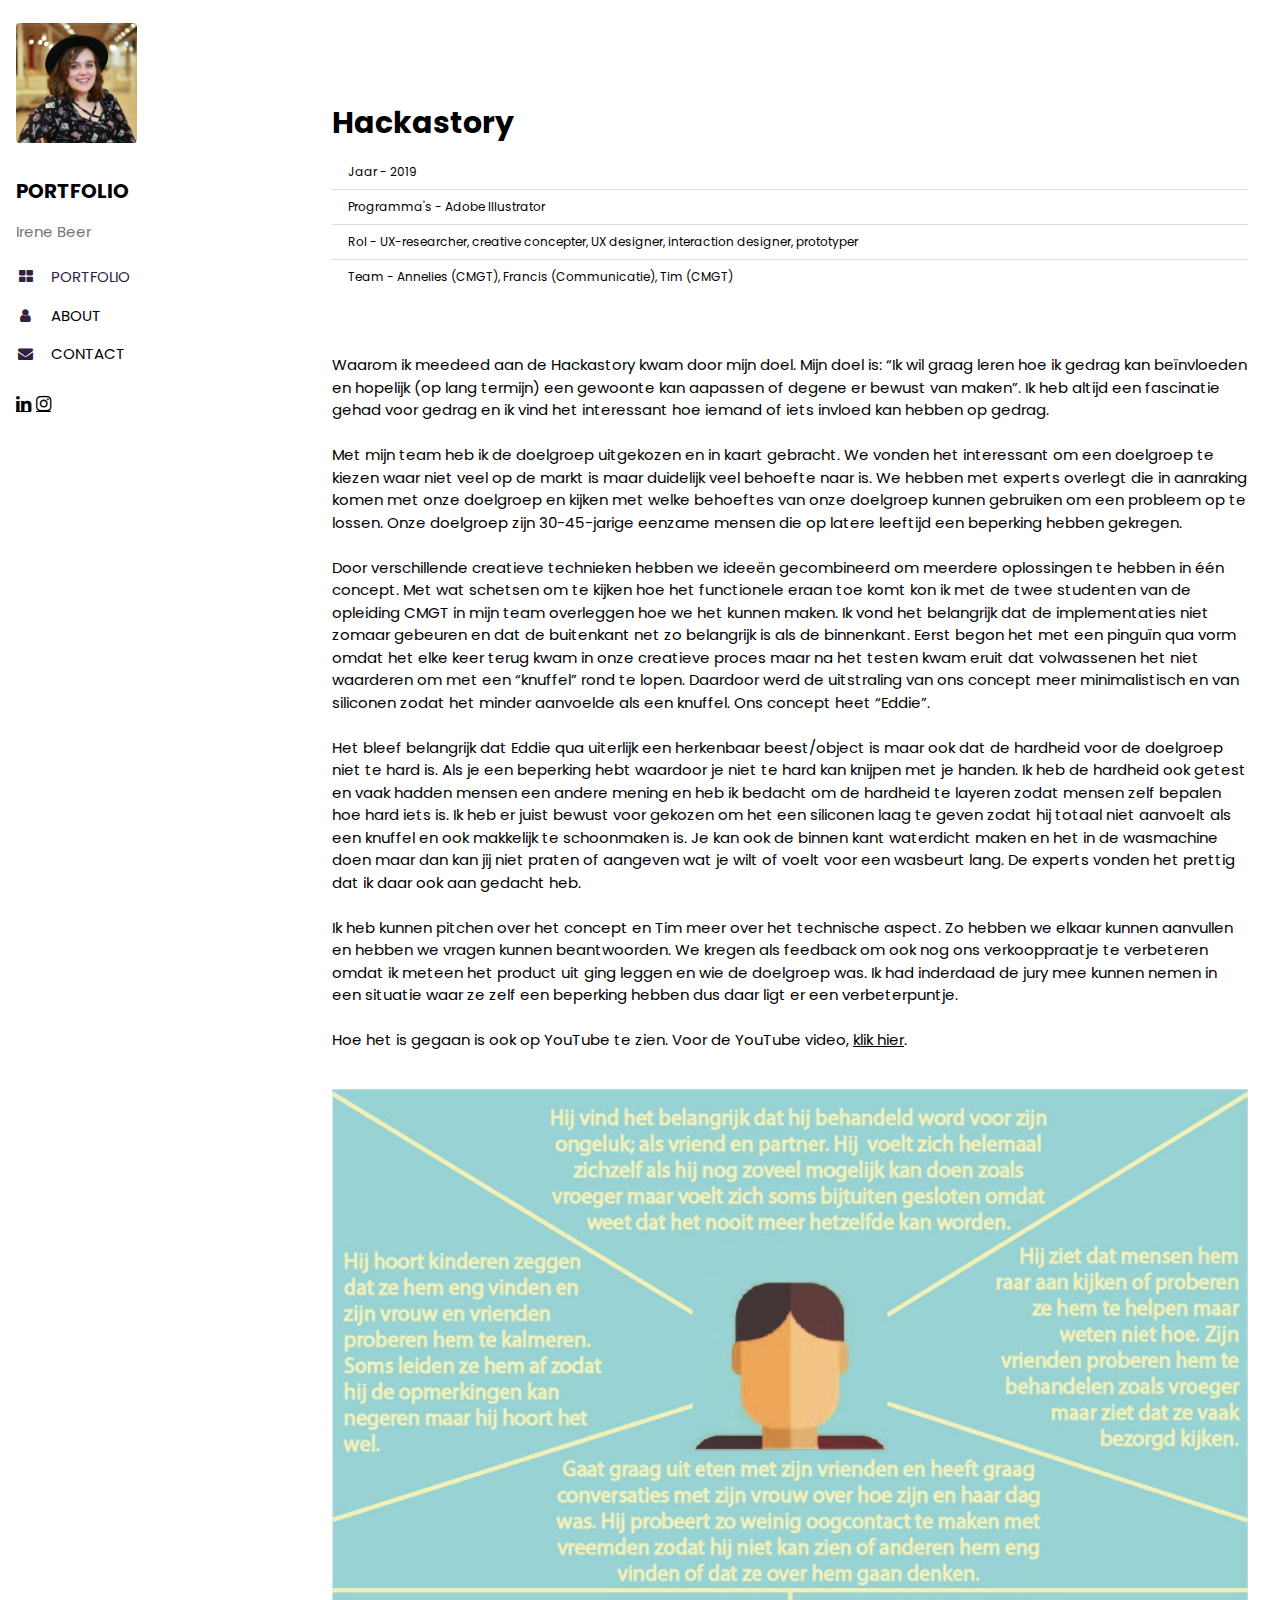
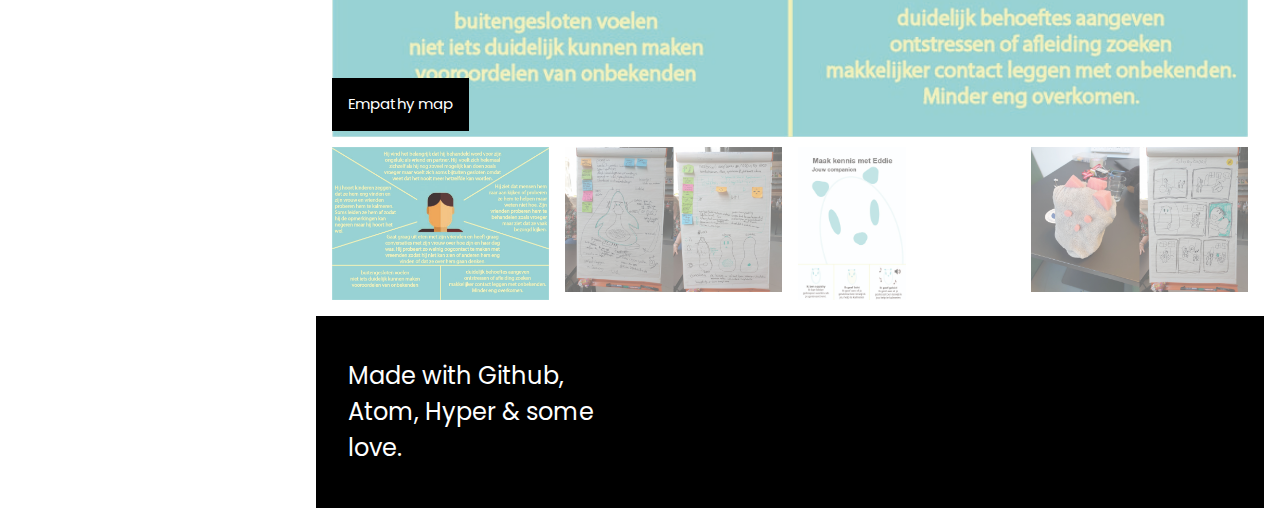
<file: casus_hackastory.html>
<!DOCTYPE html>
<html>
<title>Portfolio Irene Beer</title>
<meta charset="UTF-8">
<meta name="viewport" content="width=device-width, initial-scale=1">
<link rel="stylesheet" href="https://www.w3schools.com/w3css/4/w3.css">
<link rel="stylesheet" href="https://fonts.googleapis.com/css?family=Poppins">
<link rel="stylesheet" href="https://cdnjs.cloudflare.com/ajax/libs/font-awesome/4.7.0/css/font-awesome.min.css">
<link rel="stylesheet" href="style.css" type="text/css">
<script type="text/javascript" src="jsfile.js"></script>
<style>
body,h1,h2,h3,h4,h5,h6 {font-family: "Poppins", sans-serif}
</style>
<body class="w3-white w3-content" style="max-width:1600px">

<!-- Sidebar/menu -->
<nav class="w3-sidebar w3-collapse w3-white w3-animate-left" style="z-index:3;width:300px;" id="mySidebar"><br>
  <div class="w3-container">
    <a href="#" onclick="w3_close()" class="w3-hide-large w3-right w3-jumbo w3-padding w3-hover-grey" title="close menu">
      <i class="fa fa-remove"></i>
    </a>
    <img src="images\face_icon.jpg" id=face alt="A headshot of my face" title="This is me, myself and Irene." style="width:45%;" class="w3-round"><br><br>
    <h4><b>PORTFOLIO</b></h4>
    <p class="w3-text-grey">Irene Beer</p>
  </div>
  <div class="w3-bar-block">
    <a href="https://arwkuma.github.io/portfolio/#portfolio" onclick="w3_close()" class="w3-bar-item w3-button w3-padding text-dark-purple"><i class="fa fa-th-large fa-fw w3-margin-right"></i>PORTFOLIO</a>
    <a href="https://arwkuma.github.io/portfolio/#about" onclick="w3_close()" class="w3-bar-item w3-button w3-padding"><i class="fa fa-user fa-fw w3-margin-right text-dark-purple"></i>ABOUT</a>
    <a href="https://arwkuma.github.io/portfolio/#contact" onclick="w3_close()" class="w3-bar-item w3-button w3-padding"><i class="fa fa-envelope fa-fw w3-margin-right text-dark-purple"></i>CONTACT</a>
  </div>
  <div class="w3-panel w3-large">

    <a href="https://www.linkedin.com/in/annemaria-beer-679135105/" target="_blank"<i class="fa fa-linkedin w3-hover-opacity"></i> </a>
    <a href="https://www.instagram.com/arwkuma/" target="_blank"<i class="fa fa-instagram w3-hover-opacity"></i></a>

  </div>
</nav>

<!-- Overlay effect when opening sidebar on small screens -->
<div class="w3-overlay w3-hide-large w3-animate-opacity" onclick="w3_close()" style="cursor:pointer" title="close side menu" id="myOverlay"></div>

<!-- !PAGE CONTENT! -->
<div class="w3-main" style="margin-left:300px">

  <!-- Header -->
  <header id="portfolio">
    <a href="#"><img src="images\face_icon.jpg" id=face alt="A headshot of my face" title="This is me, myself and Irene." style="width:65px;" class="w3-circle w3-right w3-margin w3-hide-large w3-hover-opacity"></a>
    <span class="w3-button w3-hide-large w3-xxlarge w3-hover-text-grey" onclick="w3_open()"><i class="fa fa-bars"></i></span>
    <div class="w3-container">

      <!-- Slideshow Header -->
      <div class="w3-container">
        <h2 class="w3-text-black"><br /><br /><b>Hackastory</b></h2>

        <ul class="w3-ul w3-small">
          <li>Jaar        - 2019</li>
          <li>Programma's - Adobe Illustrator</li>
          <li>Rol         - UX-researcher, creative concepter, UX designer, interaction designer, prototyper </li>
          <li>Team        - Annelies (CMGT), Francis (Communicatie), Tim (CMGT)</li>
        </ul>

        <p> <br /><br /> Waarom ik meedeed aan de Hackastory kwam door mijn doel. Mijn doel is: “Ik wil graag leren hoe ik gedrag kan beïnvloeden en hopelijk (op lang termijn) een gewoonte kan aapassen of degene er bewust van maken”. Ik heb altijd een fascinatie gehad voor gedrag en ik vind het interessant hoe iemand of iets invloed kan hebben op gedrag.
          <br /><br />
          Met mijn team heb ik de doelgroep uitgekozen en in kaart gebracht. We vonden het interessant om een doelgroep te kiezen waar niet veel op de markt is maar duidelijk veel behoefte naar is. We hebben met experts overlegt die in aanraking komen met onze doelgroep en kijken met welke behoeftes van onze doelgroep kunnen gebruiken om een probleem op te lossen. Onze doelgroep zijn 30-45-jarige eenzame mensen die op latere leeftijd een beperking hebben gekregen.
          <br /><br />
          Door verschillende creatieve technieken hebben we ideeën gecombineerd om meerdere oplossingen te hebben in één concept. Met wat schetsen om te kijken hoe het functionele eraan toe komt kon ik met de twee studenten van de opleiding CMGT in mijn team overleggen hoe we het kunnen maken. Ik vond het belangrijk dat de implementaties niet zomaar gebeuren en dat de buitenkant net zo belangrijk is als de binnenkant. Eerst begon het met een pinguïn qua vorm omdat het elke keer terug kwam in onze creatieve proces maar na het testen kwam eruit dat volwassenen het niet waarderen om met een “knuffel” rond te lopen. Daardoor werd de uitstraling van ons concept meer minimalistisch en van siliconen zodat het minder aanvoelde als een knuffel. Ons concept heet “Eddie”.
          <br /><br />
          Het bleef belangrijk dat Eddie qua uiterlijk een herkenbaar beest/object is maar ook dat de hardheid voor de doelgroep niet te hard is. Als je een beperking hebt waardoor je niet te hard kan knijpen met je handen. Ik heb de hardheid ook getest en vaak hadden mensen een andere mening en heb ik bedacht om de hardheid te layeren zodat mensen zelf bepalen hoe hard iets is. Ik heb er juist bewust voor gekozen om het een siliconen laag te geven zodat hij totaal niet aanvoelt als een knuffel en ook makkelijk te schoonmaken is. Je kan ook de binnen kant waterdicht maken en het in de wasmachine doen maar dan kan jij niet praten of aangeven wat je wilt of voelt voor een wasbeurt lang. De experts vonden het prettig dat ik daar ook aan gedacht heb.
          <br /><br />
          Ik heb kunnen pitchen over het concept en Tim meer over het technische aspect. Zo hebben we elkaar kunnen aanvullen en hebben we vragen kunnen beantwoorden. We kregen als feedback om ook nog ons verkooppraatje te verbeteren omdat ik meteen het product uit ging leggen en wie de doelgroep was. Ik had inderdaad de jury mee kunnen nemen in een situatie waar ze zelf een beperking hebben dus daar ligt er een verbeterpuntje.
          <br /><br />
          Hoe het is gegaan is ook op YouTube te zien. Voor de YouTube video, <a href="https://www.youtube.com/watch?v=Ml4Wx3_5YAc" target="_blank">klik hier</a>.
          <br /><br /></p>

        <div class="w3-display-container mySlides">
        <img src="images\hackastory_empathymap.jpg" style="width:100%;margin-bottom:-6px">
          <div class="w3-display-bottomleft w3-container w3-black">
            <p>Empathy map</p>
          </div>
        </div>
        <div class="w3-display-container mySlides">
        <img src="images\hackastory_schets.jpg" style="width:100%;margin-bottom:-6px">
          <div class="w3-display-bottomleft w3-container w3-black">
            <p>Schetsen en testen van Eddie</p>
          </div>
        </div>
        <div class="w3-display-container w3-center mySlides">
        <img src="images\hackastory_conceptposter.jpg" style="width:50%;margin-bottom:-6px">
          <div class="w3-display-bottomleft w3-container w3-black">
            <p>Conceptposter</p>
          </div>
        </div>
        <div class="w3-display-container mySlides">
        <img src="images\hackastory_prototype_storyboard.jpg" style="width:100%;margin-bottom:-6px">
          <div class="w3-display-bottomleft w3-container w3-black">
            <p>Prototype Eddie (gemaakt door Tim) & storyboard</p>
          </div>
        </div>
      </div>

    <!-- !Menu options! -->

      <div class="w3-row-padding w3-section">
        <div class="w3-col s3">
          <img class="demo w3-opacity w3-hover-opacity-off"
          src="images\hackastory_empathymap.jpg" style="width:100%;cursor:pointer" onclick="currentDiv(1)" title="Empathy map">
        </div>
        <div class="w3-col s3">
          <img class="demo w3-opacity w3-hover-opacity-off"
          src="images\hackastory_schets.jpg" style="width:100%;cursor:pointer" onclick="currentDiv(2)" title="Schets & test">
        </div>
        <div class="w3-col s3">
          <img class="demo w3-opacity w3-hover-opacity-off"
          src="images\hackastory_conceptposter.jpg" style="width:50%;cursor:pointer" onclick="currentDiv(3)" title="Conceptposter">
        </div>
        <div class="w3-col s3">
          <img class="demo w3-opacity w3-hover-opacity-off"
          src="images\hackastory_prototype_storyboard.jpg" style="width:100%;cursor:pointer" onclick="currentDiv(4)" title="Prototype & storyboard">
        </div>
      </div>

  <!-- Footer -->
  <footer class="w3-container w3-padding-32 w3-black">
  <div class="w3-row-padding ">
    <div class="w3-third">
      <h3>Made with Github, Atom, Hyper & some love.</h3>
    </div>
  </div>
  </footer>

<!-- End page content -->
</div>

<script>
// Script to open and close sidebar when on tablets and phones
function w3_open() {
  document.getElementById("mySidebar").style.display = "block";
  document.getElementById("myOverlay").style.display = "block";
}

function w3_close() {
  document.getElementById("mySidebar").style.display = "none";
  document.getElementById("myOverlay").style.display = "none";
}

// Slideshow Apartment Images
var slideIndex = 1;
showDivs(slideIndex);

function plusDivs(n) {
  showDivs(slideIndex += n);
}

function currentDiv(n) {
  showDivs(slideIndex = n);
}

function showDivs(n) {
  var i;
  var x = document.getElementsByClassName("mySlides");
  var dots = document.getElementsByClassName("demo");
  if (n > x.length) {slideIndex = 1}
  if (n < 1) {slideIndex = x.length}
  for (i = 0; i < x.length; i++) {
    x[i].style.display = "none";
  }
  for (i = 0; i < dots.length; i++) {
    dots[i].className = dots[i].className.replace(" w3-opacity-off", "");
  }
  x[slideIndex-1].style.display = "block";
  dots[slideIndex-1].className += " w3-opacity-off";
}
</script>

</body>
</html>
</file>
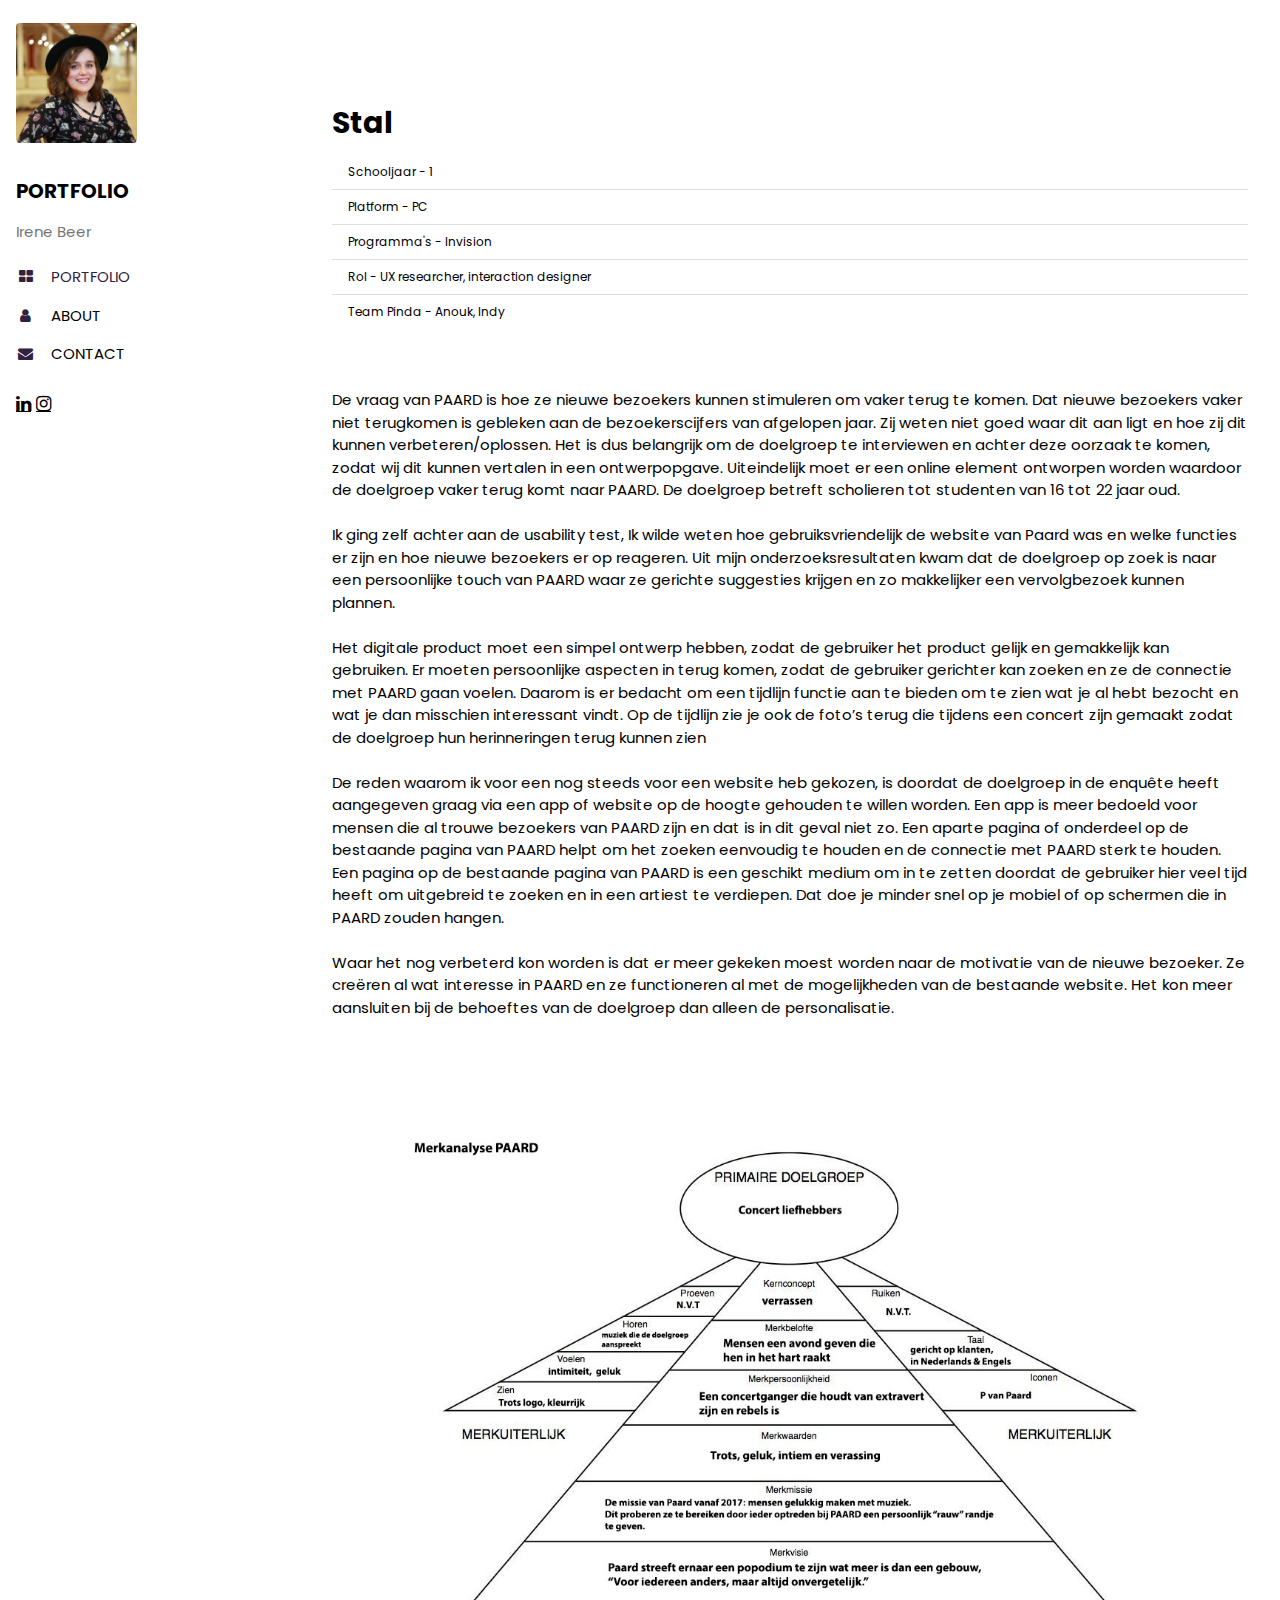
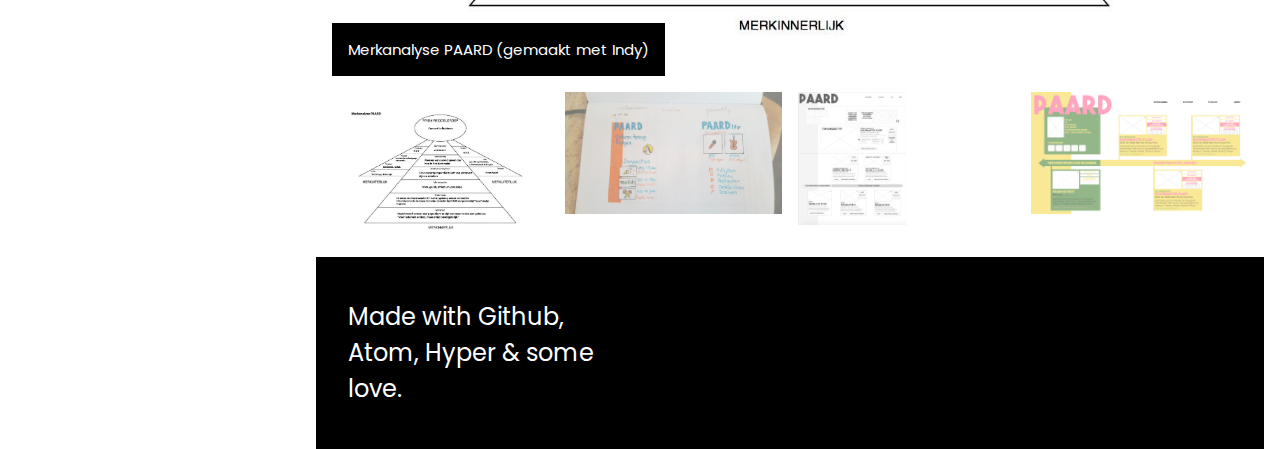
<file: casus_stal.html>
<!DOCTYPE html>
<html>
<title>Portfolio Irene Beer</title>
<meta charset="UTF-8">
<meta name="viewport" content="width=device-width, initial-scale=1">
<link rel="stylesheet" href="https://www.w3schools.com/w3css/4/w3.css">
<link rel="stylesheet" href="https://fonts.googleapis.com/css?family=Poppins">
<link rel="stylesheet" href="https://cdnjs.cloudflare.com/ajax/libs/font-awesome/4.7.0/css/font-awesome.min.css">
<link rel="stylesheet" href="style.css" type="text/css">
<script type="text/javascript" src="jsfile.js"></script>
<style>
body,h1,h2,h3,h4,h5,h6 {font-family: "Poppins", sans-serif}
</style>
<body class="w3-white w3-content" style="max-width:1600px">

<!-- Sidebar/menu -->
<nav class="w3-sidebar w3-collapse w3-white w3-animate-left" style="z-index:3;width:300px;" id="mySidebar"><br>
  <div class="w3-container">
    <a href="#" onclick="w3_close()" class="w3-hide-large w3-right w3-jumbo w3-padding w3-hover-grey" title="close menu">
      <i class="fa fa-remove"></i>
    </a>
    <img src="images\face_icon.jpg" id=face alt="A headshot of my face" title="This is me, myself and Irene." style="width:45%;" class="w3-round"><br><br>
    <h4><b>PORTFOLIO</b></h4>
    <p class="w3-text-grey">Irene Beer</p>
  </div>
  <div class="w3-bar-block">
    <a href="https://arwkuma.github.io/portfolio/#portfolio" onclick="w3_close()" class="w3-bar-item w3-button w3-padding text-dark-purple"><i class="fa fa-th-large fa-fw w3-margin-right"></i>PORTFOLIO</a>
    <a href="https://arwkuma.github.io/portfolio/#about" onclick="w3_close()" class="w3-bar-item w3-button w3-padding"><i class="fa fa-user fa-fw w3-margin-right text-dark-purple"></i>ABOUT</a>
    <a href="https://arwkuma.github.io/portfolio/#contact" onclick="w3_close()" class="w3-bar-item w3-button w3-padding"><i class="fa fa-envelope fa-fw w3-margin-right text-dark-purple"></i>CONTACT</a>
  </div>
  <div class="w3-panel w3-large">

    <a href="https://www.linkedin.com/in/annemaria-beer-679135105/" target="_blank"<i class="fa fa-linkedin w3-hover-opacity"></i> </a>
    <a href="https://www.instagram.com/arwkuma/" target="_blank"<i class="fa fa-instagram w3-hover-opacity"></i></a>

  </div>
</nav>

<!-- Overlay effect when opening sidebar on small screens -->
<div class="w3-overlay w3-hide-large w3-animate-opacity" onclick="w3_close()" style="cursor:pointer" title="close side menu" id="myOverlay"></div>

<!-- !PAGE CONTENT! -->
<div class="w3-main" style="margin-left:300px">

  <!-- Header -->
  <header id="portfolio">
    <a href="#"><img src="images\face_icon.jpg" id=face alt="A headshot of my face" title="This is me, myself and Irene." style="width:65px;" class="w3-circle w3-right w3-margin w3-hide-large w3-hover-opacity"></a>
    <span class="w3-button w3-hide-large w3-xxlarge w3-hover-text-grey" onclick="w3_open()"><i class="fa fa-bars"></i></span>
    <div class="w3-container">

      <!-- Slideshow Header -->
      <div class="w3-container">
        <h2 class="w3-text-black"><br /><br /><b>Stal</b></h2>

        <ul class="w3-ul w3-small">
          <li>Schooljaar  - 1</li>
          <li>Platform    - PC</li>
          <li>Programma's - Invision</li>
          <li>Rol         - UX researcher, interaction designer </li>
          <li>Team Pinda  - Anouk, Indy</li>
        </ul>

        <p> <br /><br /> De vraag van PAARD is hoe ze nieuwe bezoekers kunnen stimuleren om vaker terug te komen. Dat nieuwe bezoekers vaker niet terugkomen is gebleken aan de bezoekerscijfers van afgelopen jaar. Zij weten niet goed waar dit aan ligt en hoe zij dit kunnen verbeteren/oplossen. Het is dus belangrijk om de doelgroep te interviewen en achter deze oorzaak te komen, zodat wij dit kunnen vertalen in een ontwerpopgave. Uiteindelijk moet er een online element ontworpen worden waardoor de doelgroep vaker terug komt naar PAARD. De doelgroep betreft scholieren tot studenten van 16 tot 22 jaar oud.
        <br /><br />
        Ik ging zelf achter aan de usability test, Ik wilde weten hoe gebruiksvriendelijk de website van Paard was en welke functies er zijn en hoe nieuwe bezoekers er op reageren. Uit mijn onderzoeksresultaten kwam dat de doelgroep op zoek is naar een persoonlijke touch van PAARD waar ze gerichte suggesties krijgen en zo makkelijker een vervolgbezoek kunnen plannen.
        <br /><br />
        Het digitale product moet een simpel ontwerp hebben, zodat de gebruiker het product gelijk en gemakkelijk kan gebruiken. Er moeten persoonlijke aspecten in terug komen, zodat de gebruiker gerichter kan zoeken en ze de connectie met PAARD gaan voelen. Daarom is er bedacht om een tijdlijn functie aan te bieden om te zien wat je al hebt bezocht en wat je dan misschien interessant vindt. Op de tijdlijn zie je ook de foto’s terug die tijdens een concert zijn gemaakt zodat de doelgroep hun herinneringen terug kunnen zien
        <br /><br />
        De reden waarom ik voor een nog steeds voor een website heb gekozen, is doordat de doelgroep in de enquête heeft aangegeven graag via een app of website op de hoogte gehouden te willen worden. Een app is meer bedoeld voor mensen die al trouwe bezoekers van PAARD zijn en dat is in dit geval niet zo. Een aparte pagina of onderdeel op de bestaande pagina van PAARD helpt om het zoeken eenvoudig te houden en de connectie met PAARD sterk te houden. Een pagina op de bestaande pagina van PAARD is een geschikt medium om in te zetten doordat de gebruiker hier veel tijd heeft om uitgebreid te zoeken en in een artiest te verdiepen. Dat doe je minder snel op je mobiel of op schermen die in PAARD zouden hangen.
        <br /><br />
        Waar het nog verbeterd kon worden is dat er meer gekeken moest worden naar de motivatie van de nieuwe bezoeker. Ze creëren al wat interesse in PAARD en ze functioneren al met de mogelijkheden van de bestaande website. Het kon meer aansluiten bij de behoeftes van de doelgroep dan alleen de personalisatie.
        <br /><br /></p>

        <div class="w3-display-container mySlides">
        <img src="images\stal_merkanalyse.jpg" style="width:100%;margin-bottom:-6px">
          <div class="w3-display-bottomleft w3-container w3-black">
            <p>Merkanalyse PAARD (gemaakt met Indy)</p>
          </div>
        </div>
        <div class="w3-display-container mySlides">
        <img src="images\stal_schets.jpg" style="width:100%;margin-bottom:-6px">
          <div class="w3-display-bottomleft w3-container w3-black">
            <p>Schets website</p>
          </div>
        </div>
        <div class="w3-display-container w3-center mySlides">
        <img src="images\stal_wireframes.jpg" style="width:50%;margin-bottom:-6px">
          <div class="w3-display-bottomleft w3-container w3-black">
            <p>Wireframes website (gemaakt met Anouk & Indy)</p>
          </div>
        </div>
        <div class="w3-display-container mySlides">
        <img src="images\stal_prototype.jpg" style="width:100%;margin-bottom:-6px">
          <div class="w3-display-bottomleft w3-container w3-black">
            <p>Prototype website (gemaakt door Anouk)</p>
          </div>
        </div>
      </div>

    <!-- !Menu options! -->

      <div class="w3-row-padding w3-section">
        <div class="w3-col s3">
          <img class="demo w3-opacity w3-hover-opacity-off"
          src="images\stal_merkanalyse.jpg" style="width:100%;cursor:pointer" onclick="currentDiv(1)" title="Merkanalyse">
        </div>
        <div class="w3-col s3">
          <img class="demo w3-opacity w3-hover-opacity-off"
          src="images\stal_schets.jpg" style="width:100%;cursor:pointer" onclick="currentDiv(2)" title="Schets">
        </div>
        <div class="w3-col s3">
          <img class="demo w3-opacity w3-hover-opacity-off"
          src="images\stal_wireframes.jpg" style="width:50%;cursor:pointer" onclick="currentDiv(3)" title="Wireframes">
        </div>
        <div class="w3-col s3">
          <img class="demo w3-opacity w3-hover-opacity-off"
          src="images\stal_prototype.jpg" style="width:100%;cursor:pointer" onclick="currentDiv(4)" title="Prototype">
        </div>
      </div>

  <!-- Footer -->
  <footer class="w3-container w3-padding-32 w3-black">
  <div class="w3-row-padding ">
    <div class="w3-third">
      <h3>Made with Github, Atom, Hyper & some love.</h3>
    </div>
  </div>
  </footer>

<!-- End page content -->
</div>

<script>
// Script to open and close sidebar when on tablets and phones
function w3_open() {
  document.getElementById("mySidebar").style.display = "block";
  document.getElementById("myOverlay").style.display = "block";
}

function w3_close() {
  document.getElementById("mySidebar").style.display = "none";
  document.getElementById("myOverlay").style.display = "none";
}

// Slideshow Apartment Images
var slideIndex = 1;
showDivs(slideIndex);

function plusDivs(n) {
  showDivs(slideIndex += n);
}

function currentDiv(n) {
  showDivs(slideIndex = n);
}

function showDivs(n) {
  var i;
  var x = document.getElementsByClassName("mySlides");
  var dots = document.getElementsByClassName("demo");
  if (n > x.length) {slideIndex = 1}
  if (n < 1) {slideIndex = x.length}
  for (i = 0; i < x.length; i++) {
    x[i].style.display = "none";
  }
  for (i = 0; i < dots.length; i++) {
    dots[i].className = dots[i].className.replace(" w3-opacity-off", "");
  }
  x[slideIndex-1].style.display = "block";
  dots[slideIndex-1].className += " w3-opacity-off";
}
</script>

</body>
</html>
</file>
<file: style.css>
.responsive {
  max-width: 100%;
  height: auto;
}

img {
    image-orientation: from-image;
}

html{box-sizing:border-box}*,*:before,*:after{box-sizing:inherit}

html{-ms-text-size-adjust:100%;-webkit-text-size-adjust:100%}body{margin:0}
article,aside,details,figcaption,figure,footer,header,main,menu,nav,section,summary{display:block}
audio,canvas,progress,video{display:inline-block}progress{vertical-align:baseline}
audio:not([controls]){display:none;height:0}[hidden],template{display:none}
a{background-color:transparent;-webkit-text-decoration-skip:objects}
a:active,a:hover{outline-width:0}abbr[title]{border-bottom:none;text-decoration:underline;text-decoration:underline dotted}
dfn{font-style:italic}mark{background:#ff0;color:#000}
small{font-size:80%}sub,sup{font-size:75%;line-height:0;position:relative;vertical-align:baseline}
sub{bottom:-0.25em}sup{top:-0.5em}figure{margin:1em 40px}img{border-style:none}svg:not(:root){overflow:hidden}
code,kbd,pre,samp{font-family:monospace,monospace;font-size:1em}hr{box-sizing:content-box;height:0;overflow:visible}
button,input,select,textarea{font:inherit;margin:0}optgroup{font-weight:bold}
button,input{overflow:visible}button,select{text-transform:none}
button,html [type=button],[type=reset],[type=submit]{-webkit-appearance:button}
button::-moz-focus-inner, [type=button]::-moz-focus-inner, [type=reset]::-moz-focus-inner, [type=submit]::-moz-focus-inner{border-style:none;padding:0}
button:-moz-focusring, [type=button]:-moz-focusring, [type=reset]:-moz-focusring, [type=submit]:-moz-focusring{outline:1px dotted ButtonText}
fieldset{border:1px solid #c0c0c0;margin:0 2px;padding:.35em .625em .75em}
legend{color:inherit;display:table;max-width:100%;padding:0;white-space:normal}textarea{overflow:auto}
[type=checkbox],[type=radio]{padding:0}
[type=number]::-webkit-inner-spin-button,[type=number]::-webkit-outer-spin-button{height:auto}
[type=search]{-webkit-appearance:textfield;outline-offset:-2px}
[type=search]::-webkit-search-cancel-button,[type=search]::-webkit-search-decoration{-webkit-appearance:none}
::-webkit-input-placeholder{color:inherit;opacity:0.54}
::-webkit-file-upload-button{-webkit-appearance:button;font:inherit}
/* End extract */
html,body{font-family:Trebuchet,sans-serif;font-size:15px;line-height:1.5}html{overflow-x:hidden}
h1{font-size:36px}h2{font-size:30px}h3{font-size:24px}h4{font-size:20px}h5{font-size:18px}h6{font-size:16px}.w3-serif{font-family:serif}
h1,h2,h3,h4,h5,h6{font-family:"Trebuchet",Arial,sans-serif;font-weight:400;margin:10px 0}.w3-wide{letter-spacing:4px}
hr{border:0;border-top:1px solid #eee;margin:20px 0}
.w3-image{max-width:100%;height:auto}img{vertical-align:middle}a{color:inherit}
.w3-table,.w3-table-all{border-collapse:collapse;border-spacing:0;width:100%;display:table}.w3-table-all{border:1px solid #ccc}
.w3-bordered tr,.w3-table-all tr{border-bottom:1px solid #ddd}.w3-striped tbody tr:nth-child(even){background-color:#f1f1f1}
.w3-table-all tr:nth-child(odd){background-color:#fff}.w3-table-all tr:nth-child(even){background-color:#f1f1f1}
.w3-hoverable tbody tr:hover,.w3-ul.w3-hoverable li:hover{background-color:#ccc}.w3-centered tr th,.w3-centered tr td{text-align:center}
.w3-table td,.w3-table th,.w3-table-all td,.w3-table-all th{padding:8px 8px;display:table-cell;text-align:left;vertical-align:top}
.w3-table th:first-child,.w3-table td:first-child,.w3-table-all th:first-child,.w3-table-all td:first-child{padding-left:16px}
.w3-btn,.w3-button{border:none;display:inline-block;padding:8px 16px;vertical-align:middle;overflow:hidden;text-decoration:none;color:inherit;background-color:inherit;text-align:center;cursor:pointer;white-space:nowrap}
.w3-btn:hover{box-shadow:0 8px 16px 0 rgba(0,0,0,0.2),0 6px 20px 0 rgba(0,0,0,0.19)}
.w3-btn,.w3-button{-webkit-touch-callout:none;-webkit-user-select:none;-khtml-user-select:none;-moz-user-select:none;-ms-user-select:none;user-select:none}
.w3-disabled,.w3-btn:disabled,.w3-button:disabled{cursor:not-allowed;opacity:0.3}.w3-disabled *,:disabled *{pointer-events:none}
.w3-btn.w3-disabled:hover,.w3-btn:disabled:hover{box-shadow:none}
.w3-badge,.w3-tag{background-color:#000;color:#fff;display:inline-block;padding-left:8px;padding-right:8px;text-align:center}.w3-badge{border-radius:50%}
.w3-ul{list-style-type:none;padding:0;margin:0}.w3-ul li{padding:8px 16px;border-bottom:1px solid #ddd}.w3-ul li:last-child{border-bottom:none}
.w3-tooltip,.w3-display-container{position:relative}.w3-tooltip .w3-text{display:none}.w3-tooltip:hover .w3-text{display:inline-block}
.w3-ripple:active{opacity:0.5}.w3-ripple{transition:opacity 0s}
.w3-input{padding:8px;display:block;border:none;border-bottom:1px solid #ccc;width:100%}
.w3-select{padding:9px 0;width:100%;border:none;border-bottom:1px solid #ccc}
.w3-dropdown-click,.w3-dropdown-hover{position:relative;display:inline-block;cursor:pointer}
.w3-dropdown-hover:hover .w3-dropdown-content{display:block}
.w3-dropdown-hover:first-child,.w3-dropdown-click:hover{background-color:#ccc;color:#000}
.w3-dropdown-hover:hover > .w3-button:first-child,.w3-dropdown-click:hover > .w3-button:first-child{background-color:#ccc;color:#000}
.w3-dropdown-content{cursor:auto;color:#000;background-color:#fff;display:none;position:absolute;min-width:160px;margin:0;padding:0;z-index:1}
.w3-check,.w3-radio{width:24px;height:24px;position:relative;top:6px}
.w3-sidebar{height:100%;width:200px;background-color:#fff;position:fixed!important;z-index:1;overflow:auto}
.w3-bar-block .w3-dropdown-hover,.w3-bar-block .w3-dropdown-click{width:100%}
.w3-bar-block .w3-dropdown-hover .w3-dropdown-content,.w3-bar-block .w3-dropdown-click .w3-dropdown-content{min-width:100%}
.w3-bar-block .w3-dropdown-hover .w3-button,.w3-bar-block .w3-dropdown-click .w3-button{width:100%;text-align:left;padding:8px 16px}
.w3-main,#main{transition:margin-left .4s}
.w3-modal{z-index:3;display:none;padding-top:100px;position:fixed;left:0;top:0;width:100%;height:100%;overflow:auto;background-color:rgb(0,0,0);background-color:rgba(0,0,0,0.4)}
.w3-modal-content{margin:auto;background-color:#fff;position:relative;padding:0;outline:0;width:600px}
.w3-bar{width:100%;overflow:hidden}.w3-center .w3-bar{display:inline-block;width:auto}
.w3-bar .w3-bar-item{padding:8px 16px;float:left;width:auto;border:none;display:block;outline:0}
.w3-bar .w3-dropdown-hover,.w3-bar .w3-dropdown-click{position:static;float:left}
.w3-bar .w3-button{white-space:normal}
.w3-bar-block .w3-bar-item{width:100%;display:block;padding:8px 16px;text-align:left;border:none;white-space:normal;float:none;outline:0}
.w3-bar-block.w3-center .w3-bar-item{text-align:center}.w3-block{display:block;width:100%}
.w3-responsive{display:block;overflow-x:auto}
.w3-container:after,.w3-container:before,.w3-panel:after,.w3-panel:before,.w3-row:after,.w3-row:before,.w3-row-padding:after,.w3-row-padding:before,
.w3-cell-row:before,.w3-cell-row:after,.w3-clear:after,.w3-clear:before,.w3-bar:before,.w3-bar:after{content:"";display:table;clear:both}
.w3-col,.w3-half,.w3-third,.w3-twothird,.w3-threequarter,.w3-quarter{float:left;width:100%}
.w3-col.s1{width:8.33333%}.w3-col.s2{width:16.66666%}.w3-col.s3{width:24.99999%}.w3-col.s4{width:33.33333%}
.w3-col.s5{width:41.66666%}.w3-col.s6{width:49.99999%}.w3-col.s7{width:58.33333%}.w3-col.s8{width:66.66666%}
.w3-col.s9{width:74.99999%}.w3-col.s10{width:83.33333%}.w3-col.s11{width:91.66666%}.w3-col.s12{width:99.99999%}
@media (min-width:601px){.w3-col.m1{width:8.33333%}.w3-col.m2{width:16.66666%}.w3-col.m3,.w3-quarter{width:24.99999%}.w3-col.m4,.w3-third{width:33.33333%}
.w3-col.m5{width:41.66666%}.w3-col.m6,.w3-half{width:49.99999%}.w3-col.m7{width:58.33333%}.w3-col.m8,.w3-twothird{width:66.66666%}
.w3-col.m9,.w3-threequarter{width:74.99999%}.w3-col.m10{width:83.33333%}.w3-col.m11{width:91.66666%}.w3-col.m12{width:99.99999%}}
@media (min-width:993px){.w3-col.l1{width:8.33333%}.w3-col.l2{width:16.66666%}.w3-col.l3{width:24.99999%}.w3-col.l4{width:33.33333%}
.w3-col.l5{width:41.66666%}.w3-col.l6{width:49.99999%}.w3-col.l7{width:58.33333%}.w3-col.l8{width:66.66666%}
.w3-col.l9{width:74.99999%}.w3-col.l10{width:83.33333%}.w3-col.l11{width:91.66666%}.w3-col.l12{width:99.99999%}}
.w3-rest{overflow:hidden}.w3-stretch{margin-left:-16px;margin-right:-16px}
.w3-content,.w3-auto{margin-left:auto;margin-right:auto}.w3-content{max-width:980px}.w3-auto{max-width:1140px}
.w3-cell-row{display:table;width:100%}.w3-cell{display:table-cell}
.w3-cell-top{vertical-align:top}.w3-cell-middle{vertical-align:middle}.w3-cell-bottom{vertical-align:bottom}
.w3-hide{display:none!important}.w3-show-block,.w3-show{display:block!important}.w3-show-inline-block{display:inline-block!important}
@media (max-width:1205px){.w3-auto{max-width:95%}}
@media (max-width:600px){.w3-modal-content{margin:0 10px;width:auto!important}.w3-modal{padding-top:30px}
.w3-dropdown-hover.w3-mobile .w3-dropdown-content,.w3-dropdown-click.w3-mobile .w3-dropdown-content{position:relative}
.w3-hide-small{display:none!important}.w3-mobile{display:block;width:100%!important}.w3-bar-item.w3-mobile,.w3-dropdown-hover.w3-mobile,.w3-dropdown-click.w3-mobile{text-align:center}
.w3-dropdown-hover.w3-mobile,.w3-dropdown-hover.w3-mobile .w3-btn,.w3-dropdown-hover.w3-mobile .w3-button,.w3-dropdown-click.w3-mobile,.w3-dropdown-click.w3-mobile .w3-btn,.w3-dropdown-click.w3-mobile .w3-button{width:100%}}
@media (max-width:768px){.w3-modal-content{width:500px}.w3-modal{padding-top:50px}}
@media (min-width:993px){.w3-modal-content{width:900px}.w3-hide-large{display:none!important}.w3-sidebar.w3-collapse{display:block!important}}
@media (max-width:992px) and (min-width:601px){.w3-hide-medium{display:none!important}}
@media (max-width:992px){.w3-sidebar.w3-collapse{display:none}.w3-main{margin-left:0!important;margin-right:0!important}.w3-auto{max-width:100%}}
.w3-top,.w3-bottom{position:fixed;width:100%;z-index:1}.w3-top{top:0}.w3-bottom{bottom:0}
.w3-overlay{position:fixed;display:none;width:100%;height:100%;top:0;left:0;right:0;bottom:0;background-color:rgba(0,0,0,0.5);z-index:2}
.w3-display-topleft{position:absolute;left:0;top:0}.w3-display-topright{position:absolute;right:0;top:0}
.w3-display-bottomleft{position:absolute;left:0;bottom:0}.w3-display-bottomright{position:absolute;right:0;bottom:0}
.w3-display-middle{position:absolute;top:50%;left:50%;transform:translate(-50%,-50%);-ms-transform:translate(-50%,-50%)}
.w3-display-left{position:absolute;top:50%;left:0%;transform:translate(0%,-50%);-ms-transform:translate(-0%,-50%)}
.w3-display-right{position:absolute;top:50%;right:0%;transform:translate(0%,-50%);-ms-transform:translate(0%,-50%)}
.w3-display-topmiddle{position:absolute;left:50%;top:0;transform:translate(-50%,0%);-ms-transform:translate(-50%,0%)}
.w3-display-bottommiddle{position:absolute;left:50%;bottom:0;transform:translate(-50%,0%);-ms-transform:translate(-50%,0%)}
.w3-display-container:hover .w3-display-hover{display:block}.w3-display-container:hover span.w3-display-hover{display:inline-block}.w3-display-hover{display:none}
.w3-display-position{position:absolute}
.w3-circle{border-radius:50%}
.w3-round-small{border-radius:2px}.w3-round,.w3-round-medium{border-radius:4px}.w3-round-large{border-radius:8px}.w3-round-xlarge{border-radius:16px}.w3-round-xxlarge{border-radius:32px}
.w3-row-padding,.w3-row-padding>.w3-half,.w3-row-padding>.w3-third,.w3-row-padding>.w3-twothird,.w3-row-padding>.w3-threequarter,.w3-row-padding>.w3-quarter,.w3-row-padding>.w3-col{padding:0 8px}
.w3-container,.w3-panel{padding:0.01em 16px}.w3-panel{margin-top:16px;margin-bottom:16px}
.w3-code,.w3-codespan{font-family:Consolas,"courier new";font-size:16px}
.w3-code{width:auto;background-color:#fff;padding:8px 12px;border-left:4px solid #4CAF50;word-wrap:break-word}
.w3-codespan{color:crimson;background-color:#f1f1f1;padding-left:4px;padding-right:4px;font-size:110%}
.w3-card,.w3-card-2{box-shadow:0 2px 5px 0 rgba(0,0,0,0.16),0 2px 10px 0 rgba(0,0,0,0.12)}
.w3-card-4,.w3-hover-shadow:hover{box-shadow:0 4px 10px 0 rgba(0,0,0,0.2),0 4px 20px 0 rgba(0,0,0,0.19)}
.w3-spin{animation:w3-spin 2s infinite linear}@keyframes w3-spin{0%{transform:rotate(0deg)}100%{transform:rotate(359deg)}}
.w3-animate-fading{animation:fading 10s infinite}@keyframes fading{0%{opacity:0}50%{opacity:1}100%{opacity:0}}
.w3-animate-opacity{animation:opac 0.8s}@keyframes opac{from{opacity:0} to{opacity:1}}
.w3-animate-top{position:relative;animation:animatetop 0.4s}@keyframes animatetop{from{top:-300px;opacity:0} to{top:0;opacity:1}}
.w3-animate-left{position:relative;animation:animateleft 0.4s}@keyframes animateleft{from{left:-300px;opacity:0} to{left:0;opacity:1}}
.w3-animate-right{position:relative;animation:animateright 0.4s}@keyframes animateright{from{right:-300px;opacity:0} to{right:0;opacity:1}}
.w3-animate-bottom{position:relative;animation:animatebottom 0.4s}@keyframes animatebottom{from{bottom:-300px;opacity:0} to{bottom:0;opacity:1}}
.w3-animate-zoom {animation:animatezoom 0.6s}@keyframes animatezoom{from{transform:scale(0)} to{transform:scale(1)}}
.w3-animate-input{transition:width 0.4s ease-in-out}.w3-animate-input:focus{width:100%!important}
.w3-opacity,.w3-hover-opacity:hover{opacity:0.60}.w3-opacity-off,.w3-hover-opacity-off:hover{opacity:1}
.w3-opacity-max{opacity:0.25}.w3-opacity-min{opacity:0.75}
.w3-greyscale-max,.w3-grayscale-max,.w3-hover-greyscale:hover,.w3-hover-grayscale:hover{filter:grayscale(100%)}
.w3-greyscale,.w3-grayscale{filter:grayscale(75%)}.w3-greyscale-min,.w3-grayscale-min{filter:grayscale(50%)}
.w3-sepia{filter:sepia(75%)}.w3-sepia-max,.w3-hover-sepia:hover{filter:sepia(100%)}.w3-sepia-min{filter:sepia(50%)}
.w3-tiny{font-size:10px!important}.w3-small{font-size:12px!important}.w3-medium{font-size:15px!important}.w3-large{font-size:18px!important}
.w3-xlarge{font-size:24px!important}.w3-xxlarge{font-size:36px!important}.w3-xxxlarge{font-size:48px!important}.w3-jumbo{font-size:64px!important}
.w3-left-align{text-align:left!important}.w3-right-align{text-align:right!important}.w3-justify{text-align:justify!important}.w3-center{text-align:center!important}
.w3-border-0{border:0!important}.w3-border{border:1px solid #ccc!important}
.w3-border-top{border-top:1px solid #ccc!important}.w3-border-bottom{border-bottom:1px solid #ccc!important}
.w3-border-left{border-left:1px solid #ccc!important}.w3-border-right{border-right:1px solid #ccc!important}
.w3-topbar{border-top:6px solid #ccc!important}.w3-bottombar{border-bottom:6px solid #ccc!important}
.w3-leftbar{border-left:6px solid #ccc!important}.w3-rightbar{border-right:6px solid #ccc!important}
.w3-section,.w3-code{margin-top:16px!important;margin-bottom:16px!important}
.w3-margin{margin:16px!important}.w3-margin-top{margin-top:16px!important}.w3-margin-bottom{margin-bottom:16px!important}
.w3-margin-left{margin-left:16px!important}.w3-margin-right{margin-right:16px!important}
.w3-padding-small{padding:4px 8px!important}.w3-padding{padding:8px 16px!important}.w3-padding-large{padding:12px 24px!important}
.w3-padding-16{padding-top:16px!important;padding-bottom:16px!important}.w3-padding-24{padding-top:24px!important;padding-bottom:24px!important}
.w3-padding-32{padding-top:32px!important;padding-bottom:32px!important}.w3-padding-48{padding-top:48px!important;padding-bottom:48px!important}
.w3-padding-64{padding-top:64px!important;padding-bottom:64px!important}
.w3-left{float:left!important}.w3-right{float:right!important}
.w3-button:hover{color:#000!important;background-color:#ccc!important}
.w3-transparent,.w3-hover-none:hover{background-color:transparent!important}
.w3-hover-none:hover{box-shadow:none!important}
/* Colors */

/* Background */

.w3-purple,.w3-hover-purple:hover{color:#fff!important;background-color:#9c27b0!important}
.light-purple,.hover-light-purple:hover{color:#fff!important;background-color:#94607f!important}
.dark-purple,.hover-dark-purple:hover{color:#fff!important;background-color:#31233f!important}
.coral,.hover-coral:hover{color:#fff!important;background-color:#d86a59!important}
.w3-deep-purple,.w3-hover-deep-purple:hover{color:#fff!important;background-color:#673ab7!important}
.w3-yellow,.w3-hover-yellow:hover{color:#000!important;background-color:#ffeb3b!important}
.w3-white,.w3-hover-white:hover{color:#000!important;background-color:#fff!important}
.w3-black,.w3-hover-black:hover{color:#fff!important;background-color:#000!important}
.w3-grey,.w3-hover-grey:hover,.w3-gray,.w3-hover-gray:hover{color:#000!important;background-color:#9e9e9e!important}
.w3-light-grey,.w3-hover-light-grey:hover,.w3-light-gray,.w3-hover-light-gray:hover{color:#000!important;background-color:#f1f1f1!important}
.w3-dark-grey,.w3-hover-dark-grey:hover,.w3-dark-gray,.w3-hover-dark-gray:hover{color:#fff!important;background-color:#616161!important}
.w3-pale-yellow,.w3-hover-pale-yellow:hover{color:#000!important;background-color:#ffffcc!important}

/* Text */

.w3-text-purple,.w3-hover-text-purple:hover{color:#9c27b0!important}
.text-dark-purple,.hover-text-dark-purple:hover{color:#31233f!important}
.text-coral,.hover-text-coral:hover{color:#d86a59!important}
.w3-text-deep-purple,.w3-hover-text-deep-purple:hover{color:#673ab7!important}
.w3-text-yellow,.w3-hover-text-yellow:hover{color:#d2be0e!important}
.w3-text-white,.w3-hover-text-white:hover{color:#fff!important}
.w3-text-black,.w3-hover-text-black:hover{color:#000!important}
.w3-text-grey,.w3-hover-text-grey:hover,.w3-text-gray,.w3-hover-text-gray:hover{color:#757575!important}
.w3-text-light-grey,.w3-hover-text-light-grey:hover,.w3-text-light-gray,.w3-hover-text-light-gray:hover{color:#f1f1f1!important}
.w3-text-dark-grey,.w3-hover-text-dark-grey:hover,.w3-text-dark-gray,.w3-hover-text-dark-gray:hover{color:#3a3a3a!important}

/* Border */

.w3-border-purple,.w3-hover-border-purple:hover{border-color:#9c27b0!important}
.w3-border-deep-purple,.w3-hover-border-deep-purple:hover{border-color:#673ab7!important}
.w3-border-yellow,.w3-hover-border-yellow:hover{border-color:#ffeb3b!important}
.w3-border-white,.w3-hover-border-white:hover{border-color:#fff!important}
.w3-border-black,.w3-hover-border-black:hover{border-color:#000!important}
.w3-border-grey,.w3-hover-border-grey:hover,.w3-border-gray,.w3-hover-border-gray:hover{border-color:#9e9e9e!important}
.w3-border-light-grey,.w3-hover-border-light-grey:hover,.w3-border-light-gray,.w3-hover-border-light-gray:hover{border-color:#f1f1f1!important}
.w3-border-dark-grey,.w3-hover-border-dark-grey:hover,.w3-border-dark-gray,.w3-hover-border-dark-gray:hover{border-color:#616161!important}
.w3-border-pale-yellow,.w3-hover-border-pale-yellow:hover{border-color:#ffffcc!important}
</file>
